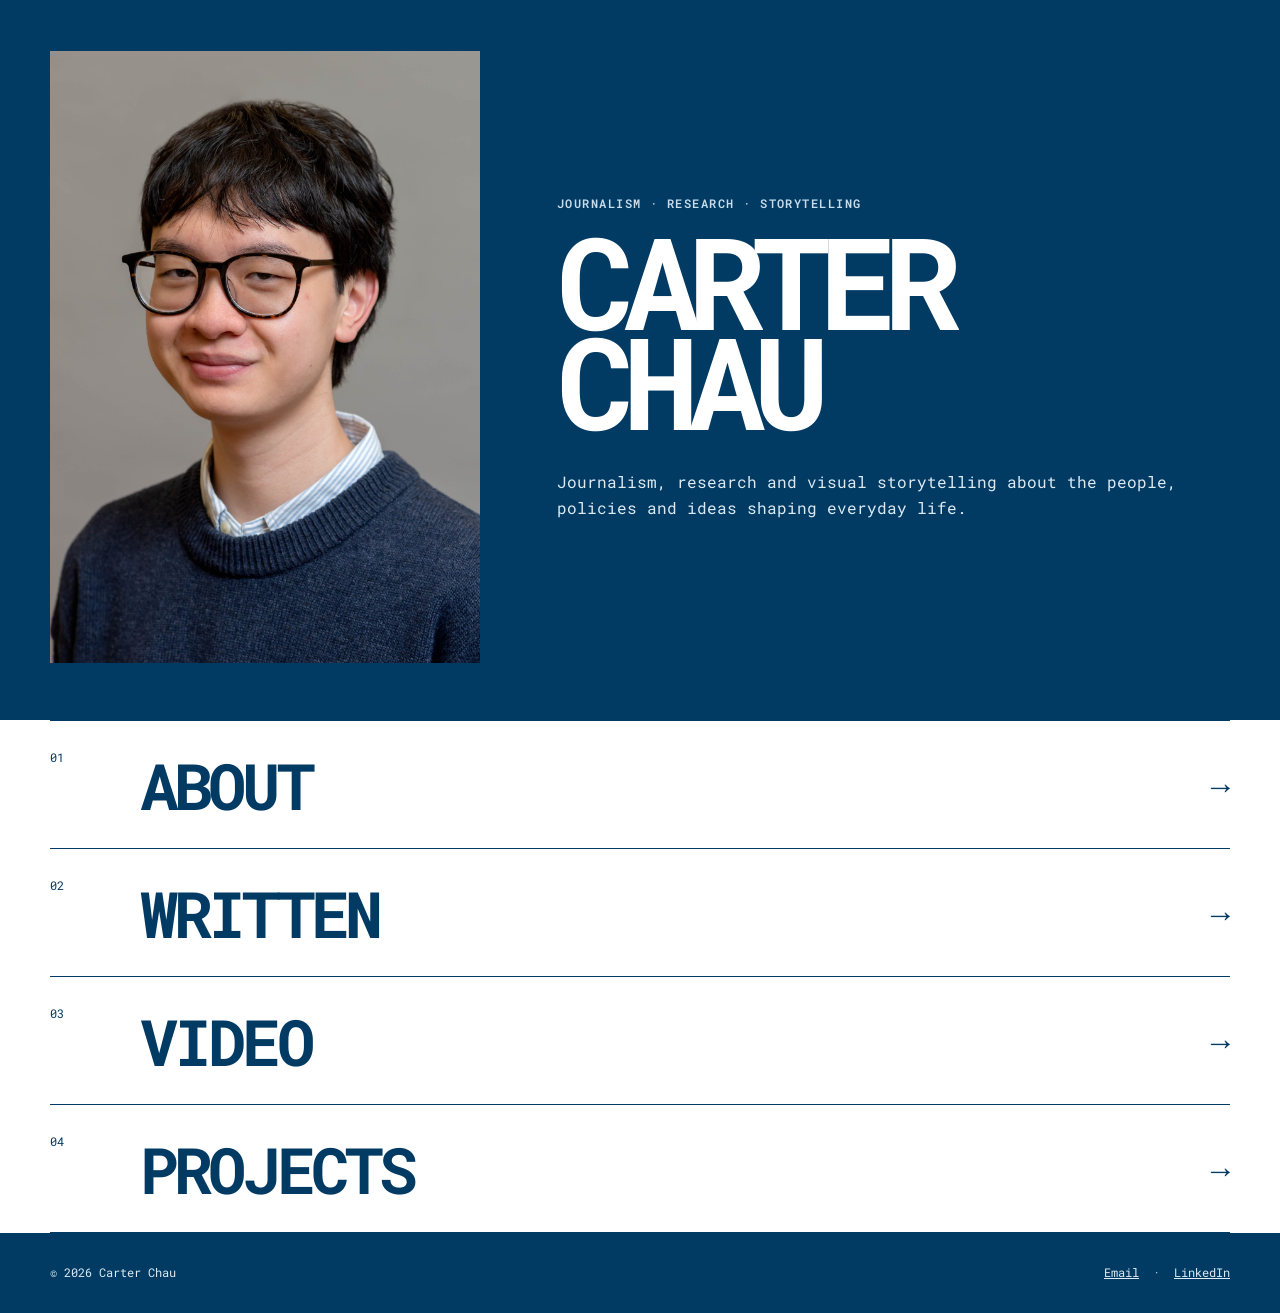
<file: index.html>
<!doctype html><html lang="en"><head><meta charset="utf-8"><meta name="viewport" content="width=device-width,initial-scale=1"><meta name="description" content="Carter Chau — journalism, research, video and visual storytelling."><title>Home | Carter Chau</title><link rel="preconnect" href="https://fonts.googleapis.com"><link rel="preconnect" href="https://fonts.gstatic.com" crossorigin><link href="https://fonts.googleapis.com/css2?family=Roboto+Mono:wght@400;500;600;700&display=swap" rel="stylesheet"><link rel="stylesheet" href="style.css"></head><body class="home-page"><main><section class="home-hero"><div class="wrap home-hero-grid"><div class="home-photo-wrap"><img class="home-headshot" src="assets/headshot.jpg" alt="Portrait of Carter Chau"></div><div class="home-name"><p class="home-kicker">JOURNALISM · RESEARCH · STORYTELLING</p><h1><span>CARTER</span><span>CHAU</span></h1><p class="home-intro">Journalism, research and visual storytelling about the people, policies and ideas shaping everyday life.</p></div></div></section><nav class="home-index" aria-label="Explore Carter Chau's portfolio"><div class="wrap"><a href="about.html"><span class="index-num">01</span><span class="index-title">ABOUT</span><span class="index-arrow">→</span></a><a href="written-work.html"><span class="index-num">02</span><span class="index-title">WRITTEN</span><span class="index-arrow">→</span></a><a href="video.html"><span class="index-num">03</span><span class="index-title">VIDEO</span><span class="index-arrow">→</span></a><a href="projects.html"><span class="index-num">04</span><span class="index-title">PROJECTS</span><span class="index-arrow">→</span></a></div></nav></main><footer class="site-footer home-footer"><div class="wrap footer-row"><span>© <span data-year></span> Carter Chau</span><span><a href="mailto:carterchau2028@u.northwestern.edu">Email</a> &nbsp;·&nbsp; <a href="https://www.linkedin.com/in/carter-chau-729b9a282" target="_blank" rel="noopener noreferrer">LinkedIn</a></span></div></footer><script src="script.js"></script></body></html>
</file>
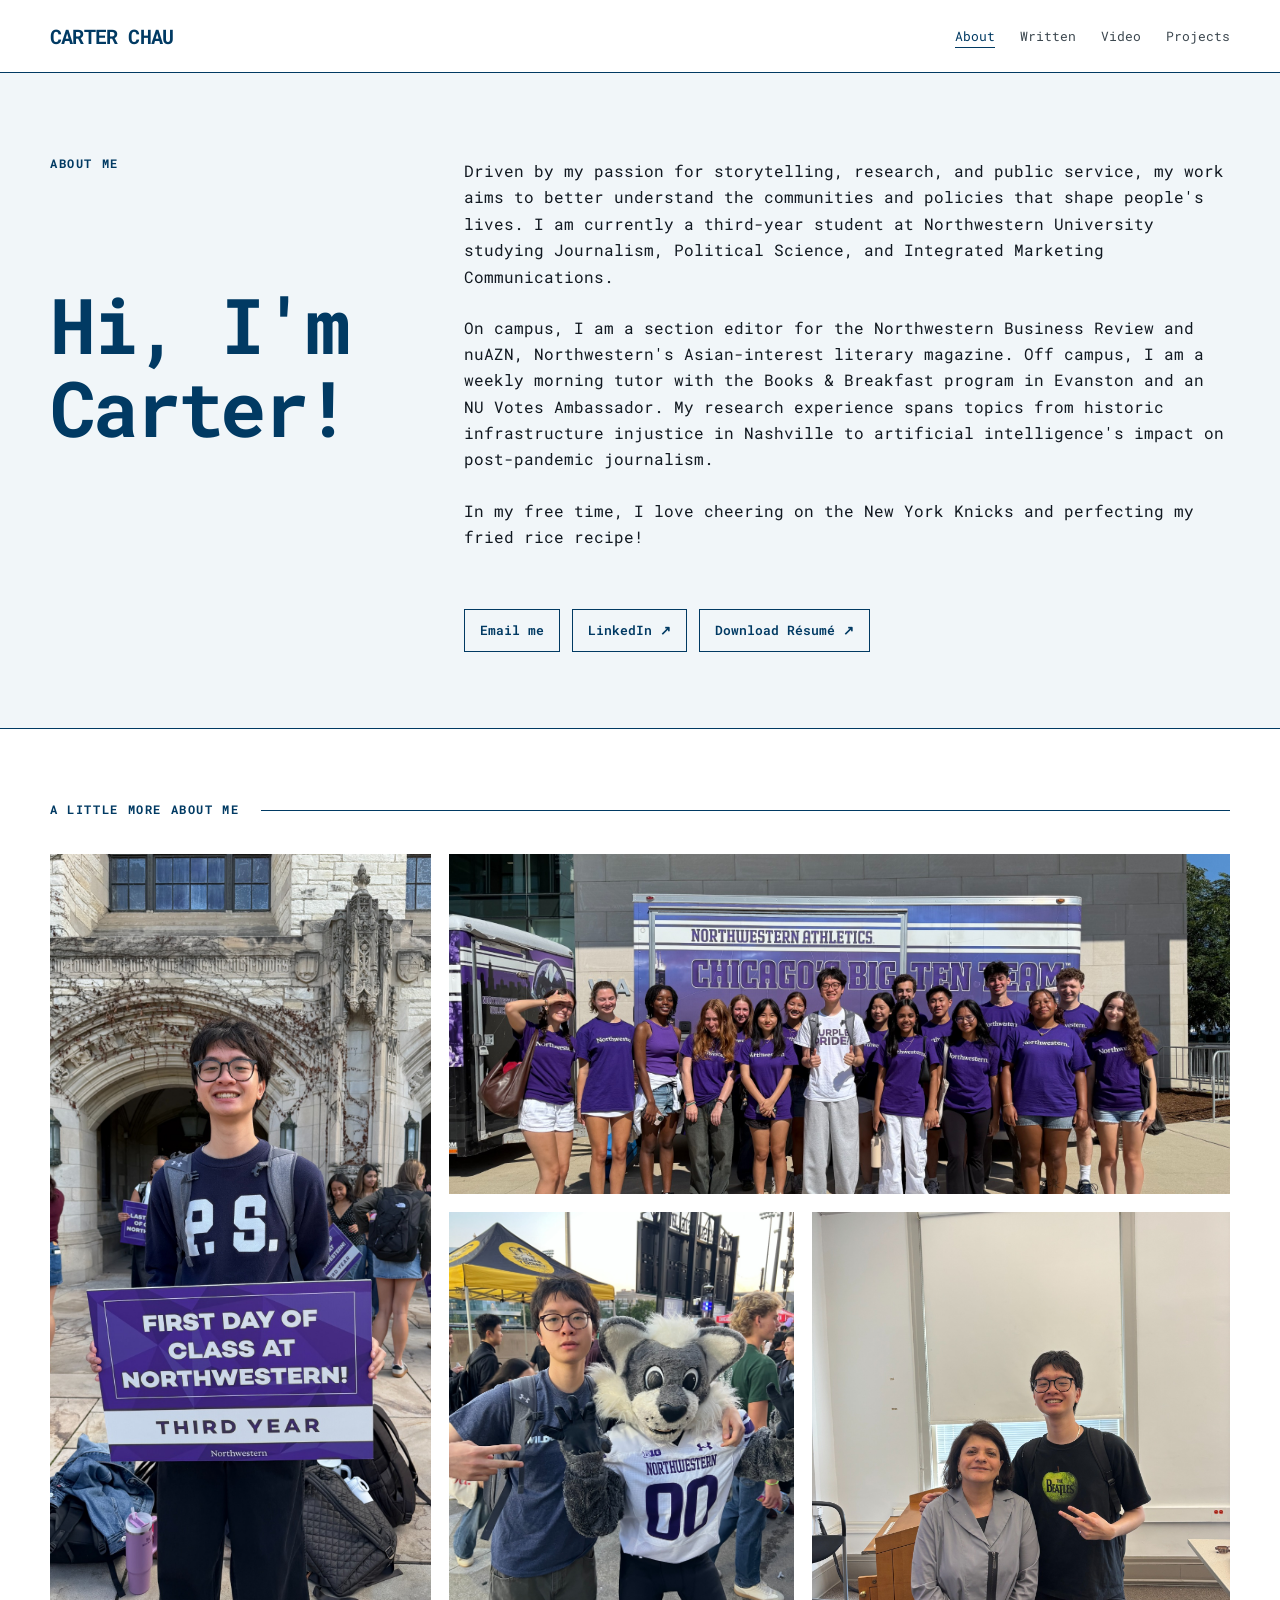
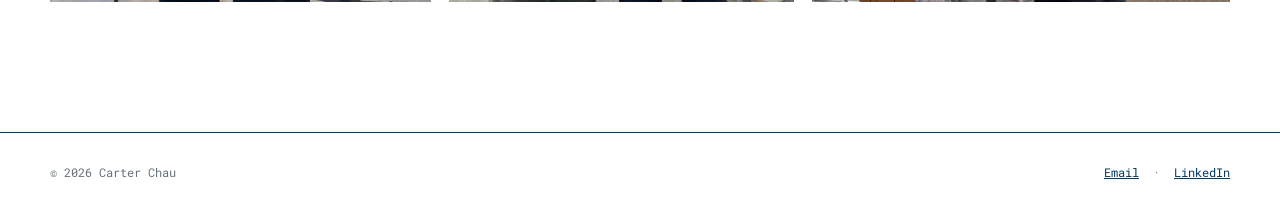
<file: about.html>
<!DOCTYPE html>
<html lang="en"><head><meta charset="utf-8"/><meta content="width=device-width,initial-scale=1" name="viewport"/><meta content="About Carter Chau — journalist, researcher and storyteller." name="description"/><title>About | Carter Chau</title><link href="https://fonts.googleapis.com" rel="preconnect"/><link crossorigin="" href="https://fonts.gstatic.com" rel="preconnect"/><link href="https://fonts.googleapis.com/css2?family=Roboto+Mono:wght@400;500;600;700&amp;display=swap" rel="stylesheet"/><link href="style.css" rel="stylesheet"/></head><body><header class="site-header"><div class="wrap nav"><a class="brand" href="index.html">CARTER CHAU</a><nav aria-label="Primary" class="nav-links"><a class="active" href="about.html">About</a><a href="written-work.html">Written</a><a href="video.html">Video</a><a href="projects.html">Projects</a></nav></div></header><main><section class="about-intro"><div class="wrap about-copy"><div class="eyebrow">About me</div><h1>Hi, I'm Carter!</h1><div class="prose"><p>Driven by my passion for storytelling, research, and public service, my work aims to better understand the communities and policies that shape people's lives. I am currently a third-year student at Northwestern University studying Journalism, Political Science, and Integrated Marketing Communications.</p><p>On campus, I am a section editor for the Northwestern Business Review and nuAZN, Northwestern's Asian-interest literary magazine. Off campus, I am a weekly morning tutor with the Books &amp; Breakfast program in Evanston and an NU Votes Ambassador. My research experience spans topics from historic infrastructure injustice in Nashville to artificial intelligence's impact on post-pandemic journalism.</p><p>In my free time, I love cheering on the New York Knicks and perfecting my fried rice recipe!</p></div><div class="contact-row"><a class="button" href="mailto:carterchau2028@u.northwestern.edu">Email me</a><a class="button" href="https://www.linkedin.com/in/carter-chau-729b9a282" rel="noopener noreferrer" target="_blank">LinkedIn ↗</a><a class="button" download="Carter_Chau_Resume.pdf" href="assets/Carter_Chau_Resume.pdf" rel="noopener noreferrer" target="_blank">Download Résumé ↗</a></div></div></section><section class="about-life"><div class="wrap"><div class="collage-heading"><span class="eyebrow">A little more about me</span><span class="collage-rule"></span></div><div class="photo-collage"><figure class="collage-photo collage-a"><img alt="Carter on his first day of third-year classes at Northwestern" src="assets/about-first-day.jpeg"/></figure><figure class="collage-photo collage-b"><img alt="Carter with a group of Northwestern students wearing purple" src="assets/about-purple-pride.jpeg"/></figure><figure class="collage-photo collage-c"><img alt="Carter with Northwestern mascot Willie the Wildcat" src="assets/about-willie.jpeg"/></figure><figure class="collage-photo collage-d"><img alt="Carter posing with a professor in a Northwestern classroom" src="assets/about-classroom.jpeg"/></figure></div></div></section></main><footer class="site-footer"><div class="wrap footer-row"><span>© <span data-year=""></span> Carter Chau</span><span><a href="mailto:carterchau2028@u.northwestern.edu">Email</a>  ·  <a href="https://www.linkedin.com/in/carter-chau-729b9a282" rel="noopener noreferrer" target="_blank">LinkedIn</a></span></div></footer><script src="script.js"></script></body></html>
</file>
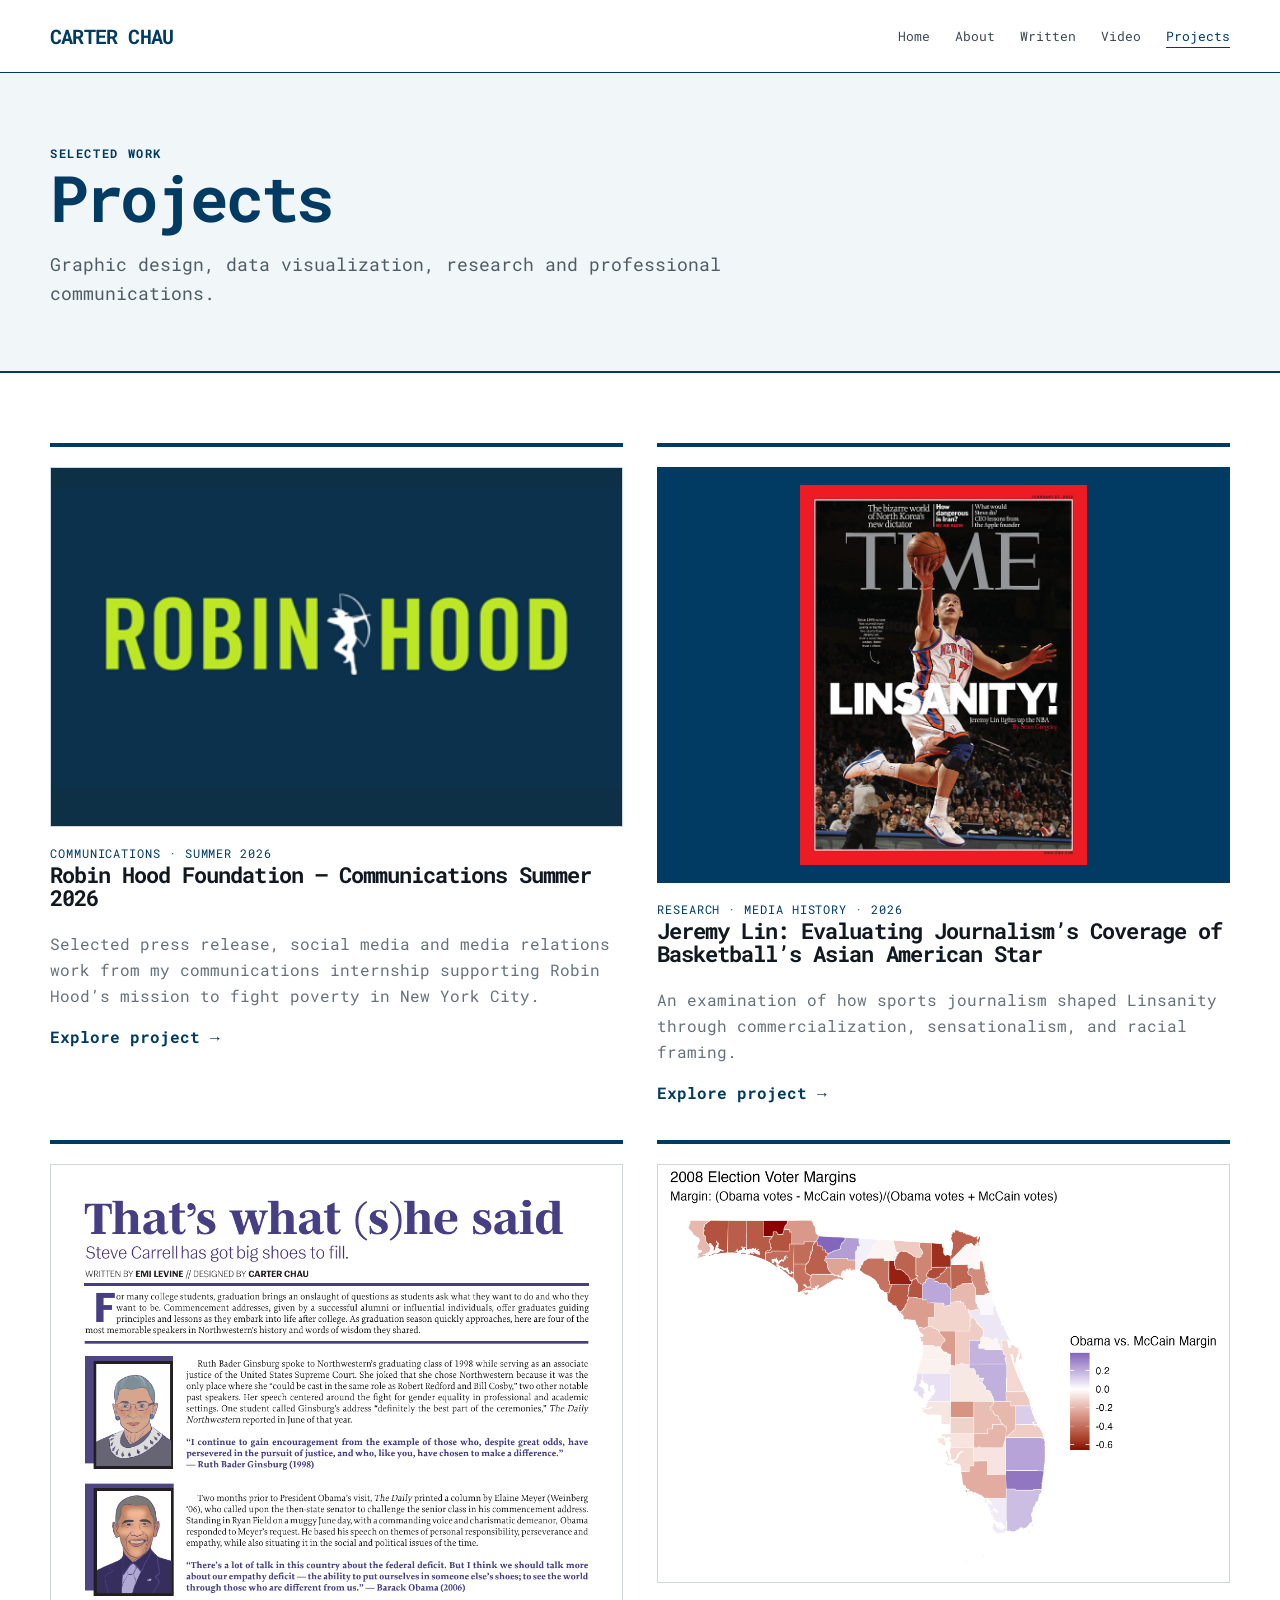
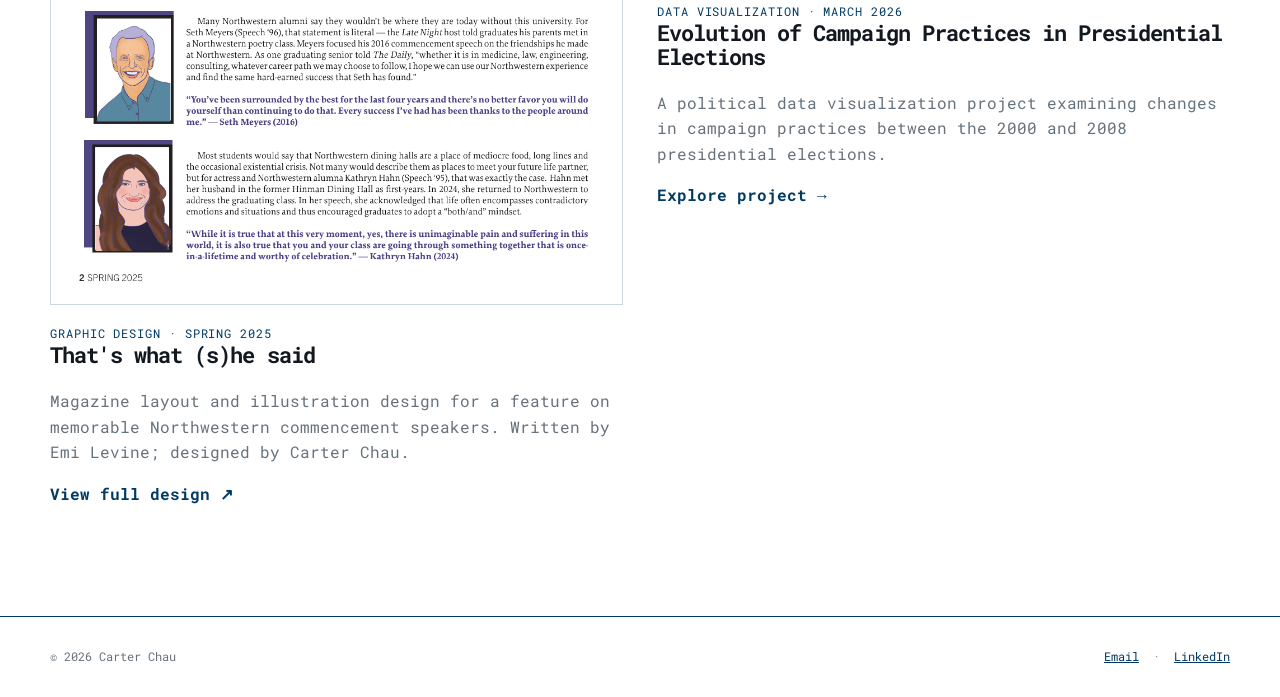
<file: projects.html>
<!DOCTYPE html>

<html lang="en"><head><meta charset="utf-8"/><meta content="width=device-width,initial-scale=1" name="viewport"/><meta content="Carter Chau — journalism, research, video and visual storytelling." name="description"/><title>Projects | Carter Chau</title><link href="https://fonts.googleapis.com" rel="preconnect"/><link crossorigin="" href="https://fonts.gstatic.com" rel="preconnect"/><link href="https://fonts.googleapis.com/css2?family=Roboto+Mono:wght@400;500;600;700&amp;display=swap" rel="stylesheet"/><link href="style.css" rel="stylesheet"/></head><body><header class="site-header"><div class="wrap nav"><a class="brand" href="index.html">CARTER CHAU</a><nav aria-label="Primary" class="nav-links"><a class="" href="index.html">Home</a><a class="" href="about.html">About</a><a class="" href="written-work.html">Written</a><a class="" href="video.html">Video</a><a class="active" href="projects.html">Projects</a></nav></div></header><main><section class="page-head"><div class="wrap"><div class="eyebrow">Selected work</div><h1>Projects</h1><p class="dek">Graphic design, data visualization, research and professional communications.</p></div></section><section class="section"><div class="wrap"><div class="grid2"><article class="project-card"><a class="rh-cover-link" href="projects/robin-hood.html"><img alt="Robin Hood Foundation wordmark on navy background" src="assets/robin-hood-official.png"/></a><div class="meta">Communications · Summer 2026</div><h3>Robin Hood Foundation — Communications Summer 2026</h3><p>Selected press release, social media and media relations work from my communications internship supporting Robin Hood’s mission to fight poverty in New York City.</p><a class="text-link" href="projects/robin-hood.html">Explore project →</a></article><article class="project-card"><a aria-label="Explore Jeremy Lin research project" class="lin-cover-link" href="projects/jeremy-lin.html"><img alt="TIME magazine February 27, 2012 cover featuring Jeremy Lin and the headline Linsanity!" src="assets/jeremy-lin-time-cover.jpg"/></a><div class="meta">Research · Media History · 2026</div><h3>Jeremy Lin: Evaluating Journalism’s Coverage of Basketball’s Asian American Star</h3><p>An examination of how sports journalism shaped Linsanity through commercialization, sensationalism, and racial framing.</p><a class="text-link" href="projects/jeremy-lin.html">Explore project →</a></article><article class="project-card"><a href="assets/magazine-illustration.pdf" target="_blank"><img alt="Magazine page designed by Carter Chau featuring four illustrated Northwestern commencement speakers" src="assets/magazine-design.png"/></a><div class="meta">Graphic Design · Spring 2025</div><h3>That's what (s)he said</h3><p>Magazine layout and illustration design for a feature on memorable Northwestern commencement speakers. Written by Emi Levine; designed by Carter Chau.</p><a class="text-link" href="assets/magazine-illustration.pdf" target="_blank">View full design ↗</a></article><article class="project-card"><a href="projects/data-visualization.html"><img alt="Florida county election margin data visualization" src="assets/florida-2008.png"/></a><div class="meta">Data Visualization · March 2026</div><h3>Evolution of Campaign Practices in Presidential Elections</h3><p>A political data visualization project examining changes in campaign practices between the 2000 and 2008 presidential elections.</p><a class="text-link" href="projects/data-visualization.html">Explore project →</a></article></div></div></section></main><footer class="site-footer"><div class="wrap footer-row"><span>© <span data-year=""></span> Carter Chau</span><span><a href="mailto:carterchau2028@u.northwestern.edu">Email</a>  ·  <a href="https://www.linkedin.com/in/carter-chau-729b9a282" rel="noopener noreferrer" target="_blank">LinkedIn</a></span></div></footer><script src="script.js"></script></body></html>
</file>
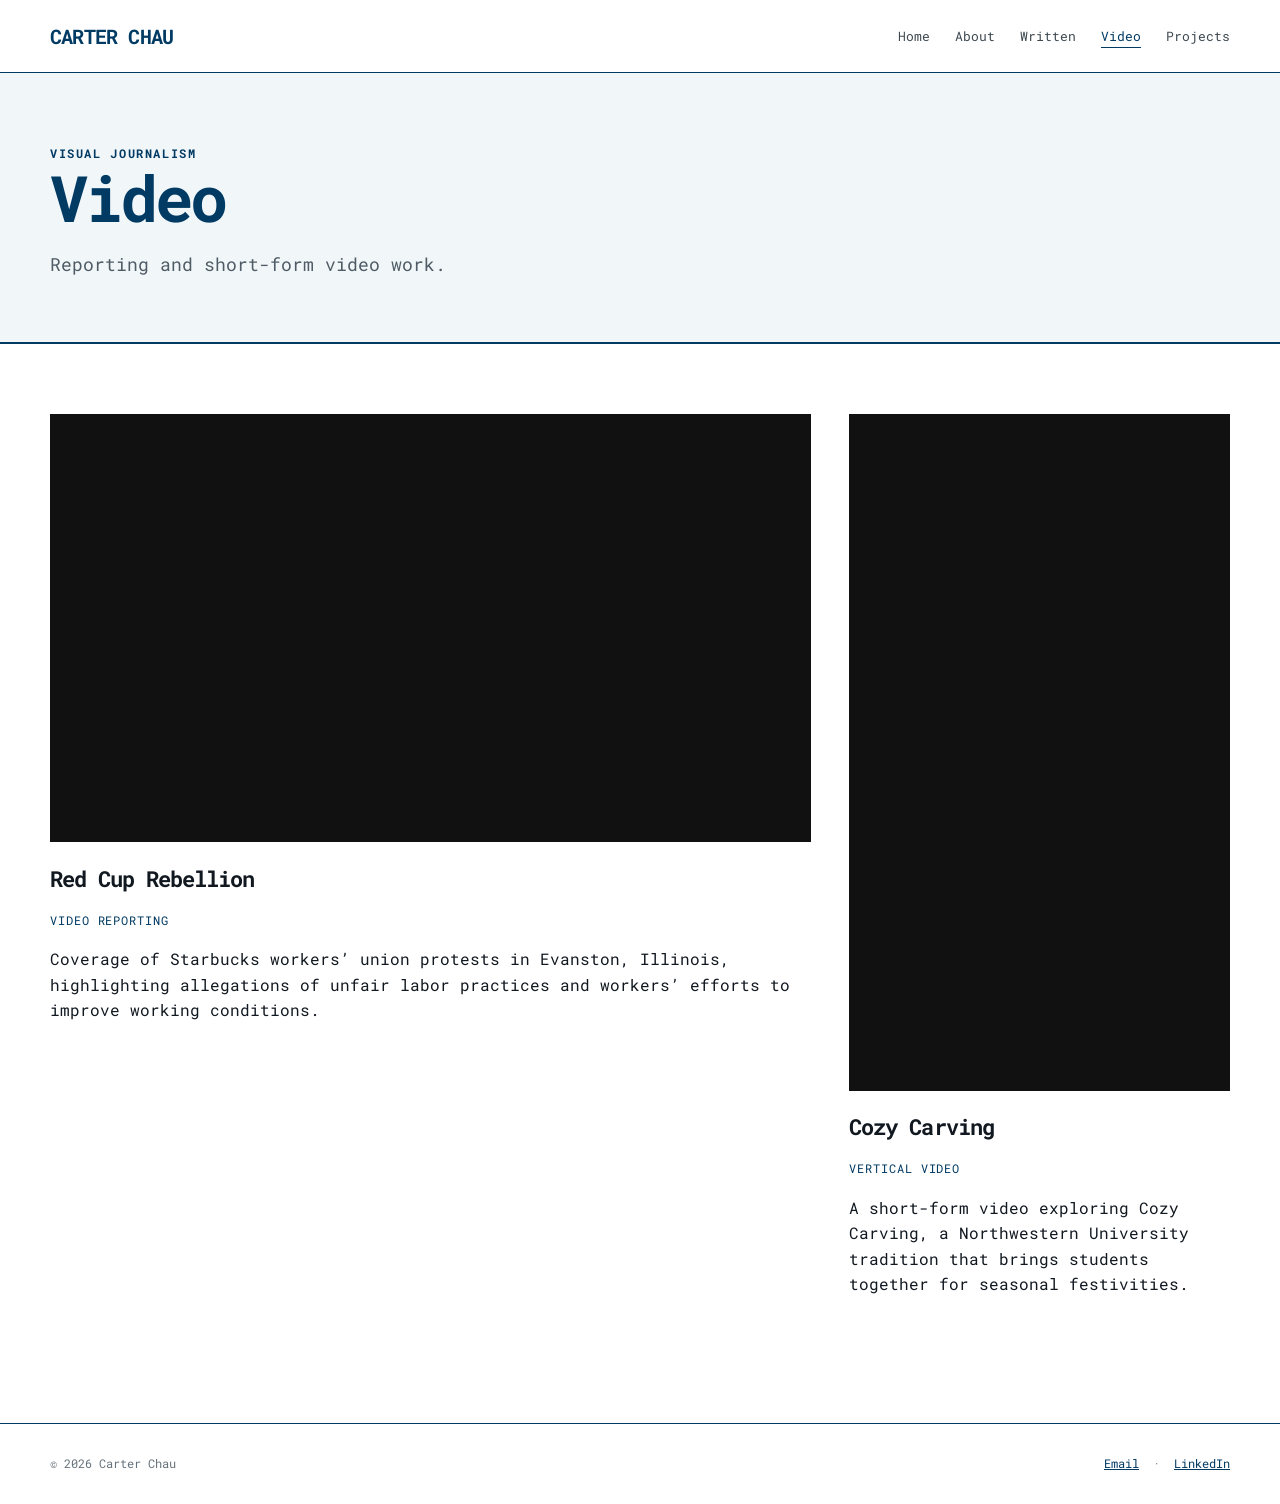
<file: video.html>
<!DOCTYPE html>
<html lang="en"><head><meta charset="utf-8"/><meta content="width=device-width,initial-scale=1" name="viewport"/><meta content="Carter Chau — journalism, research, video and visual storytelling." name="description"/><title>Video | Carter Chau</title><link href="https://fonts.googleapis.com" rel="preconnect"/><link crossorigin="" href="https://fonts.gstatic.com" rel="preconnect"/><link href="https://fonts.googleapis.com/css2?family=Roboto+Mono:wght@400;500;600;700&amp;display=swap" rel="stylesheet"/><link href="style.css" rel="stylesheet"/></head><body><header class="site-header"><div class="wrap nav"><a class="brand" href="index.html">CARTER CHAU</a><nav aria-label="Primary" class="nav-links"><a class="" href="index.html">Home</a><a class="" href="about.html">About</a><a class="" href="written-work.html">Written</a><a class="active" href="video.html">Video</a><a class="" href="projects.html">Projects</a></nav></div></header><main><section class="page-head"><div class="wrap"><div class="eyebrow">Visual journalism</div><h1>Video</h1><p class="dek">Reporting and short-form video work.</p></div></section><section class="section"><div class="wrap video-grid"><div><iframe allowfullscreen="" class="video-frame" src="https://www.youtube.com/embed/n_G59uj4gPI" title="Red Cup Rebellion — Starbucks union protest reporting in Evanston"></iframe><h3 style="margin-top:18px">Red Cup Rebellion</h3><p class="meta">VIDEO REPORTING</p><p>Coverage of Starbucks workers’ union protests in Evanston, Illinois, highlighting allegations of unfair labor practices and workers’ efforts to improve working conditions.</p></div><div><iframe allowfullscreen="" class="short-frame" src="https://www.youtube.com/embed/bpdnFWcRxS4" title="Cozy Carving — Northwestern tradition short-form video"></iframe><h3 style="margin-top:18px">Cozy Carving</h3><p class="meta">VERTICAL VIDEO</p><p>A short-form video exploring Cozy Carving, a Northwestern University tradition that brings students together for seasonal festivities.</p></div></div></section></main><footer class="site-footer"><div class="wrap footer-row"><span>© <span data-year=""></span> Carter Chau</span><span><a href="mailto:carterchau2028@u.northwestern.edu">Email</a>  ·  <a href="https://www.linkedin.com/in/carter-chau-729b9a282" rel="noopener noreferrer" target="_blank">LinkedIn</a></span></div></footer><script src="script.js"></script></body></html>
</file>
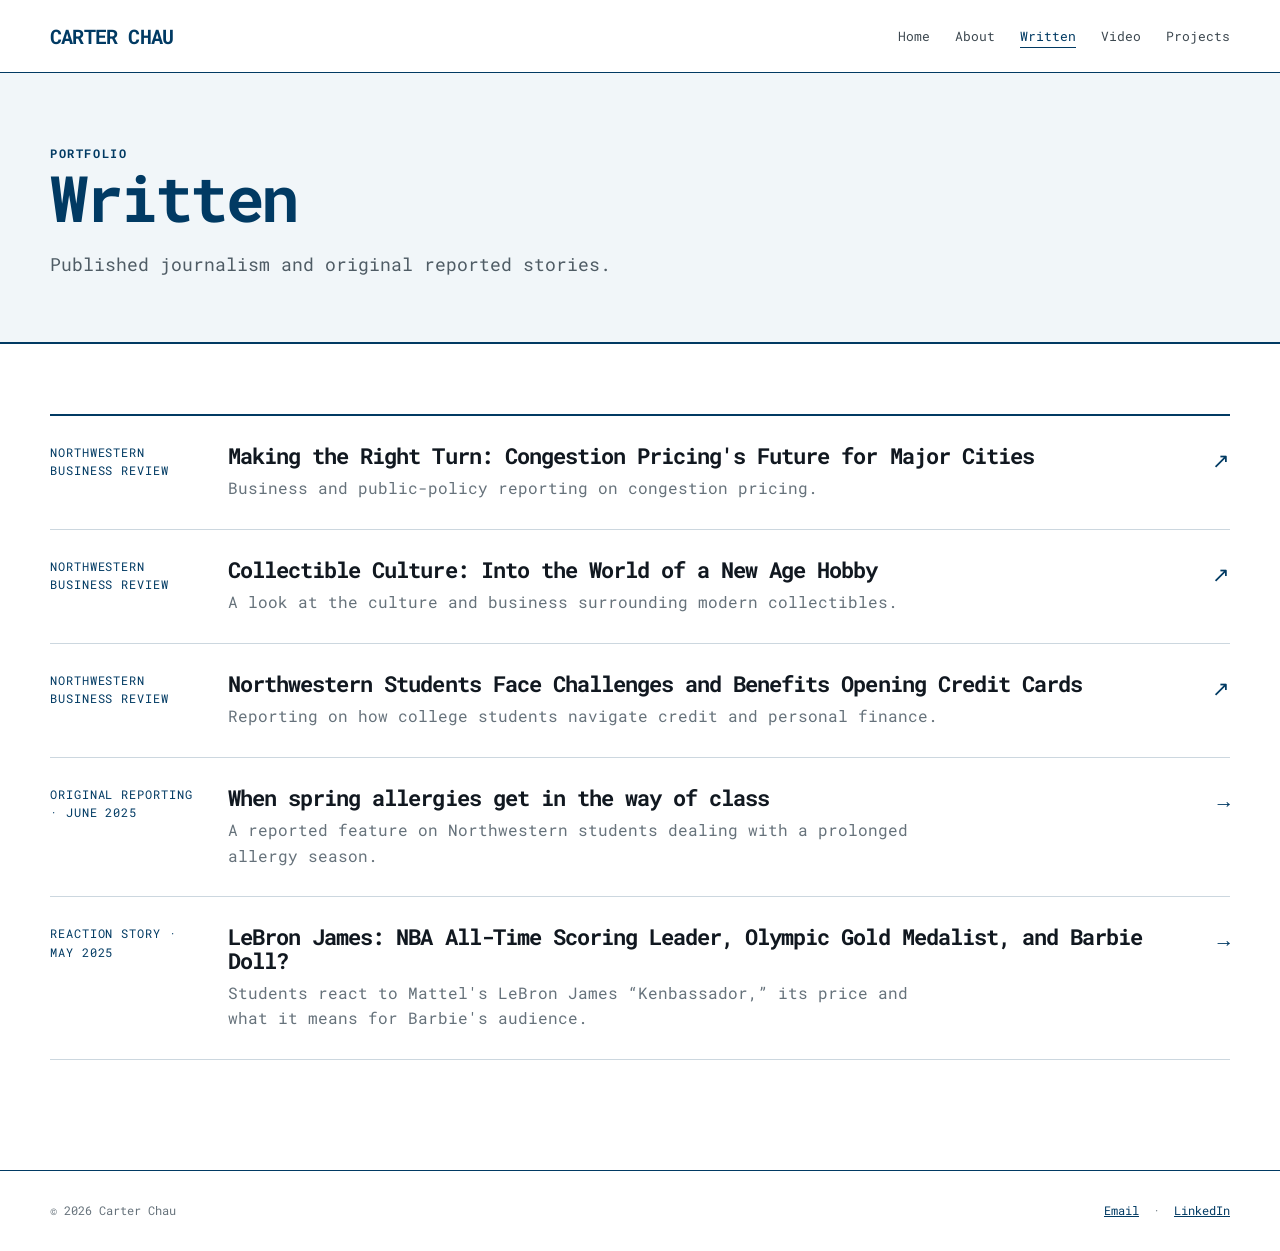
<file: written-work.html>
<!doctype html><html lang="en"><head><meta charset="utf-8"><meta name="viewport" content="width=device-width,initial-scale=1"><meta name="description" content="Carter Chau — journalism, research, video and visual storytelling."><title>Written | Carter Chau</title><link rel="preconnect" href="https://fonts.googleapis.com"><link rel="preconnect" href="https://fonts.gstatic.com" crossorigin><link href="https://fonts.googleapis.com/css2?family=Roboto+Mono:wght@400;500;600;700&display=swap" rel="stylesheet"><link rel="stylesheet" href="style.css"></head><body><header class="site-header"><div class="wrap nav"><a class="brand" href="index.html">CARTER CHAU</a><nav class="nav-links" aria-label="Primary"><a class="" href="index.html">Home</a><a class="" href="about.html">About</a><a class="active" href="written-work.html">Written</a><a class="" href="video.html">Video</a><a class="" href="projects.html">Projects</a></nav></div></header><main><section class="page-head"><div class="wrap"><div class="eyebrow">Portfolio</div><h1>Written</h1><p class="dek">Published journalism and original reported stories.</p></div></section><section class="section"><div class="wrap"><div class="work-list"><a class="work-item" href="https://northwesternbusinessreview.org/making-the-right-turn-congestion-pricings-future-for-major-cities-330014ec6ef8" target="_blank" rel="noopener noreferrer"><span class="meta">Northwestern Business Review</span><div><h3>Making the Right Turn: Congestion Pricing's Future for Major Cities</h3><p>Business and public-policy reporting on congestion pricing.</p></div><span class="arrow">↗</span></a><a class="work-item" href="https://northwesternbusinessreview.org/collectible-culture-into-the-world-of-a-new-age-hobby-9519552d72b1" target="_blank" rel="noopener noreferrer"><span class="meta">Northwestern Business Review</span><div><h3>Collectible Culture: Into the World of a New Age Hobby</h3><p>A look at the culture and business surrounding modern collectibles.</p></div><span class="arrow">↗</span></a><a class="work-item" href="https://northwesternbusinessreview.org/northwestern-students-face-challenges-and-benefits-opening-credit-cards-644f95cb4205" target="_blank" rel="noopener noreferrer"><span class="meta">Northwestern Business Review</span><div><h3>Northwestern Students Face Challenges and Benefits Opening Credit Cards</h3><p>Reporting on how college students navigate credit and personal finance.</p></div><span class="arrow">↗</span></a><a class="work-item" href="articles/spring-allergies.html"><span class="meta">Original reporting · June 2025</span><div><h3>When spring allergies get in the way of class</h3><p>A reported feature on Northwestern students dealing with a prolonged allergy season.</p></div><span class="arrow">→</span></a><a class="work-item" href="articles/lebron-barbie.html"><span class="meta">Reaction story · May 2025</span><div><h3>LeBron James: NBA All-Time Scoring Leader, Olympic Gold Medalist, and Barbie Doll?</h3><p>Students react to Mattel's LeBron James “Kenbassador,” its price and what it means for Barbie's audience.</p></div><span class="arrow">→</span></a></div></div></section></main><footer class="site-footer"><div class="wrap footer-row"><span>© <span data-year></span> Carter Chau</span><span><a href="mailto:carterchau2028@u.northwestern.edu">Email</a> &nbsp;·&nbsp; <a href="https://www.linkedin.com/in/carter-chau-729b9a282" target="_blank" rel="noopener noreferrer">LinkedIn</a></span></div></footer><script src="script.js"></script></body></html>
</file>
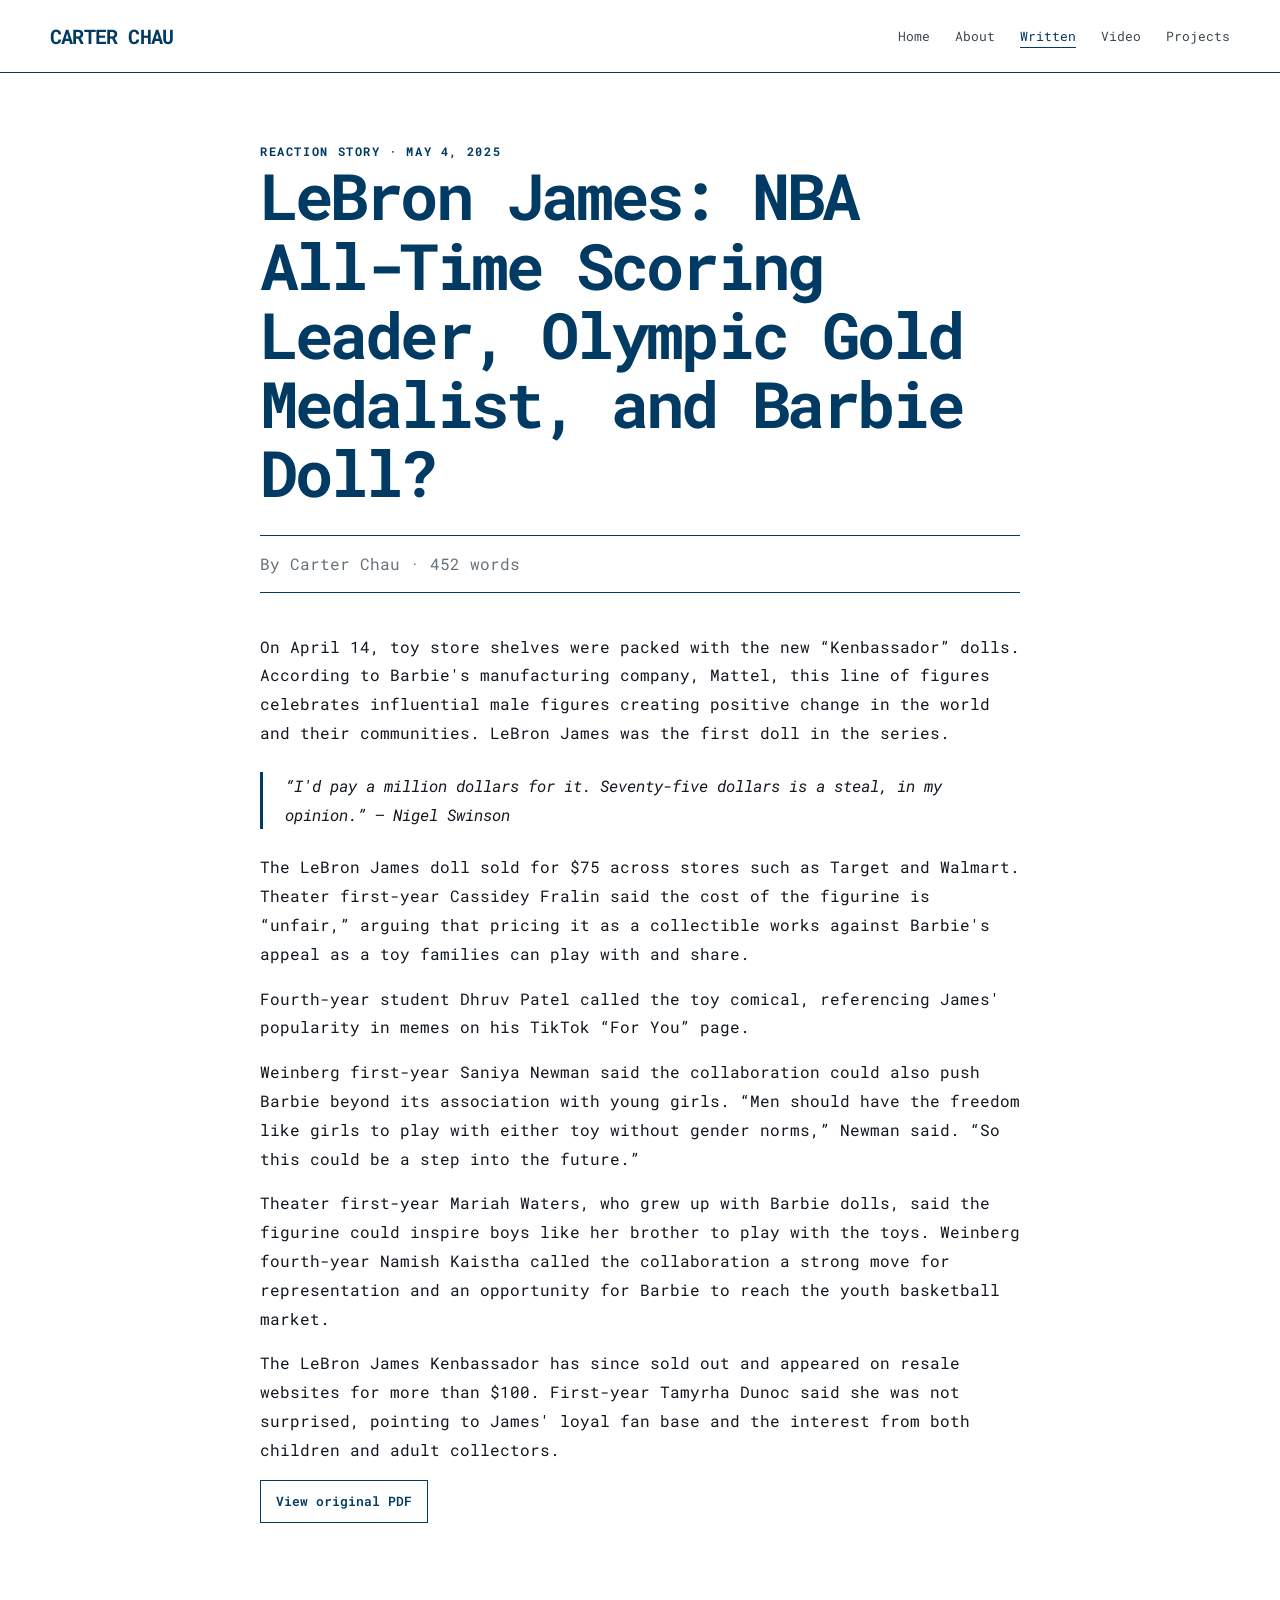
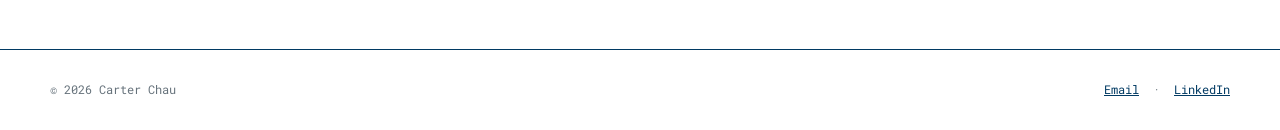
<file: articles/lebron-barbie.html>
<!doctype html><html lang="en"><head><meta charset="utf-8"><meta name="viewport" content="width=device-width,initial-scale=1"><meta name="description" content="Carter Chau — journalism, research, video and visual storytelling."><title>LeBron James Barbie | Carter Chau</title><link rel="preconnect" href="https://fonts.googleapis.com"><link rel="preconnect" href="https://fonts.gstatic.com" crossorigin><link href="https://fonts.googleapis.com/css2?family=Roboto+Mono:wght@400;500;600;700&display=swap" rel="stylesheet"><link rel="stylesheet" href="../style.css"></head><body><header class="site-header"><div class="wrap nav"><a class="brand" href="../index.html">CARTER CHAU</a><nav class="nav-links" aria-label="Primary"><a class="" href="../index.html">Home</a><a class="" href="../about.html">About</a><a class="active" href="../written-work.html">Written</a><a class="" href="../video.html">Video</a><a class="" href="../projects.html">Projects</a></nav></div></header><main><article class="article"><div class="eyebrow">Reaction Story · May 4, 2025</div><h1>LeBron James: NBA All-Time Scoring Leader, Olympic Gold Medalist, and Barbie Doll?</h1><div class="byline">By Carter Chau · 452 words</div><div class="article-body"><p>On April 14, toy store shelves were packed with the new “Kenbassador” dolls. According to Barbie's manufacturing company, Mattel, this line of figures celebrates influential male figures creating positive change in the world and their communities. LeBron James was the first doll in the series.</p><blockquote>“I'd pay a million dollars for it. Seventy-five dollars is a steal, in my opinion.” — Nigel Swinson</blockquote><p>The LeBron James doll sold for $75 across stores such as Target and Walmart. Theater first-year Cassidey Fralin said the cost of the figurine is “unfair,” arguing that pricing it as a collectible works against Barbie's appeal as a toy families can play with and share.</p><p>Fourth-year student Dhruv Patel called the toy comical, referencing James' popularity in memes on his TikTok “For You” page.</p><p>Weinberg first-year Saniya Newman said the collaboration could also push Barbie beyond its association with young girls. “Men should have the freedom like girls to play with either toy without gender norms,” Newman said. “So this could be a step into the future.”</p><p>Theater first-year Mariah Waters, who grew up with Barbie dolls, said the figurine could inspire boys like her brother to play with the toys. Weinberg fourth-year Namish Kaistha called the collaboration a strong move for representation and an opportunity for Barbie to reach the youth basketball market.</p><p>The LeBron James Kenbassador has since sold out and appeared on resale websites for more than $100. First-year Tamyrha Dunoc said she was not surprised, pointing to James' loyal fan base and the interest from both children and adult collectors.</p></div><p><a class="button" href="../assets/lebron-barbie-original.pdf" target="_blank">View original PDF</a></p></article></main><footer class="site-footer"><div class="wrap footer-row"><span>© <span data-year></span> Carter Chau</span><span><a href="mailto:carterchau2028@u.northwestern.edu">Email</a> &nbsp;·&nbsp; <a href="https://www.linkedin.com/in/carter-chau-729b9a282" target="_blank" rel="noopener noreferrer">LinkedIn</a></span></div></footer><script src="../script.js"></script></body></html>
</file>
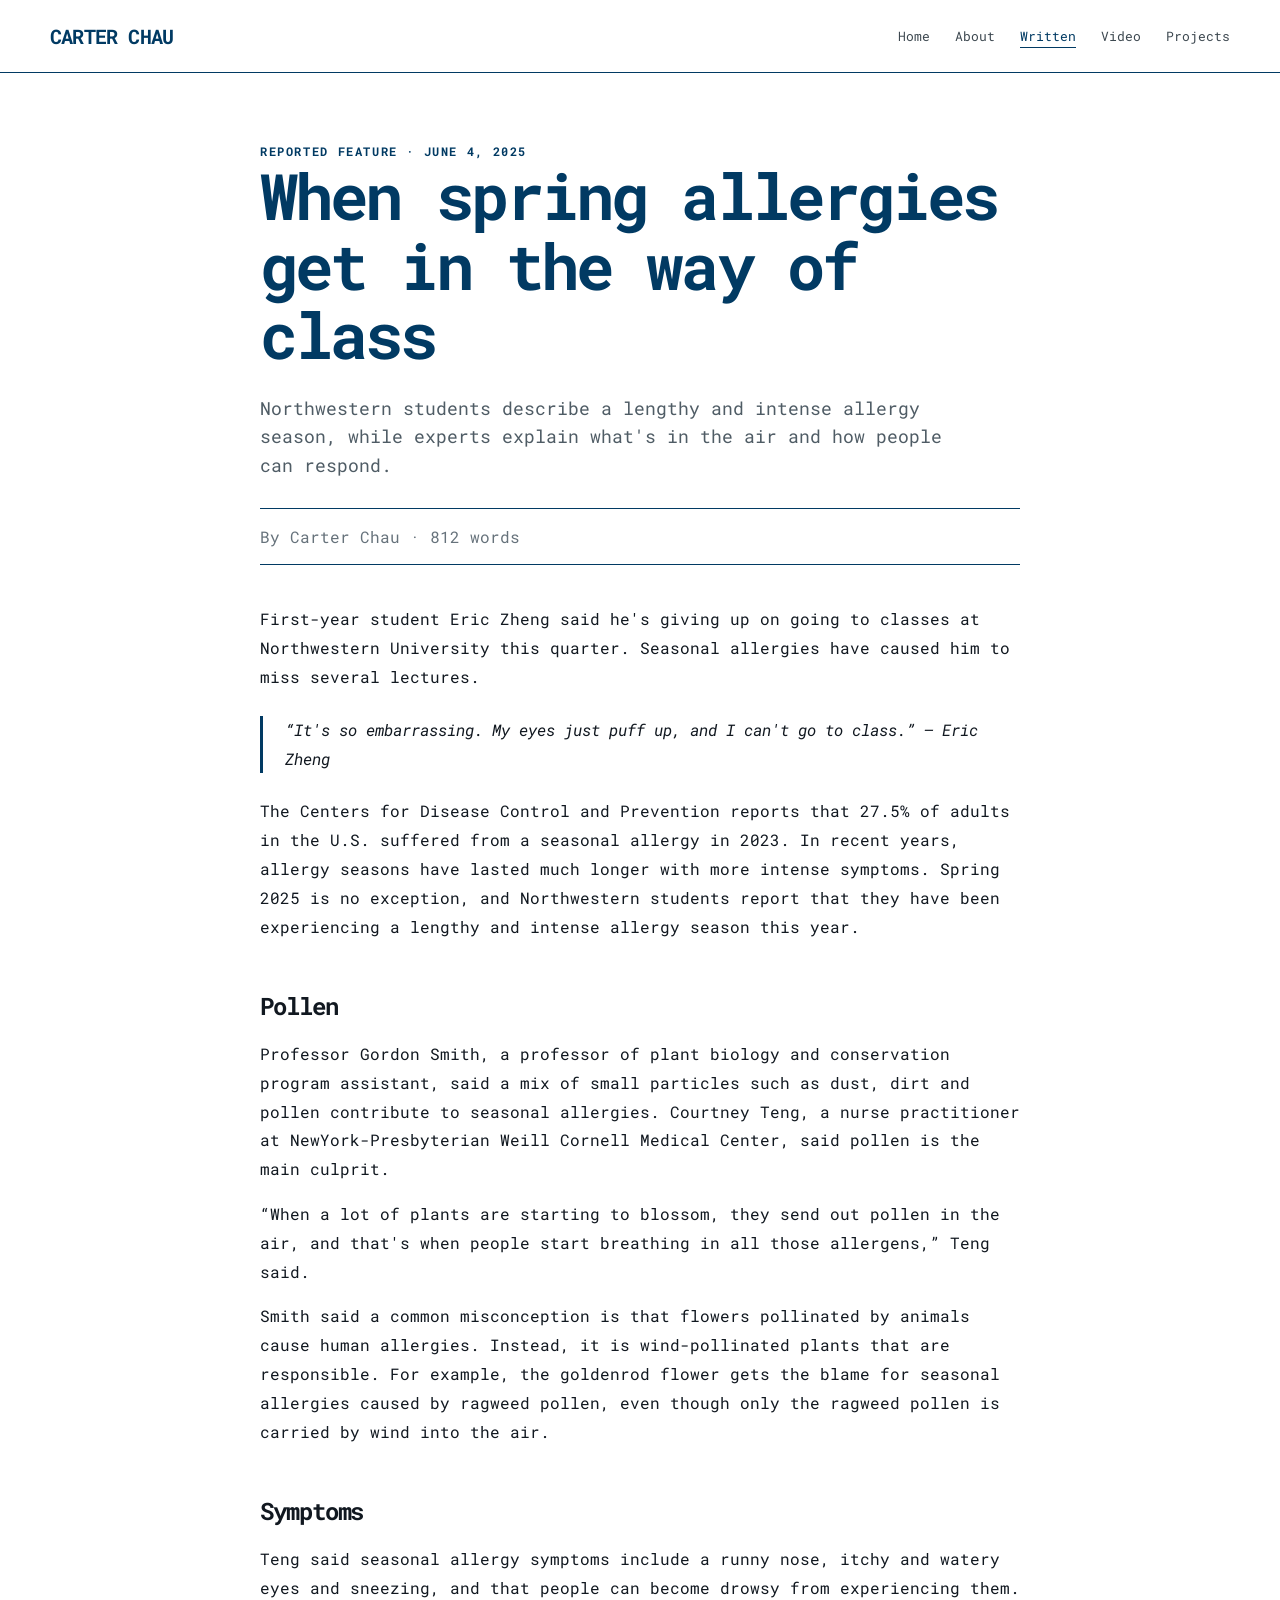
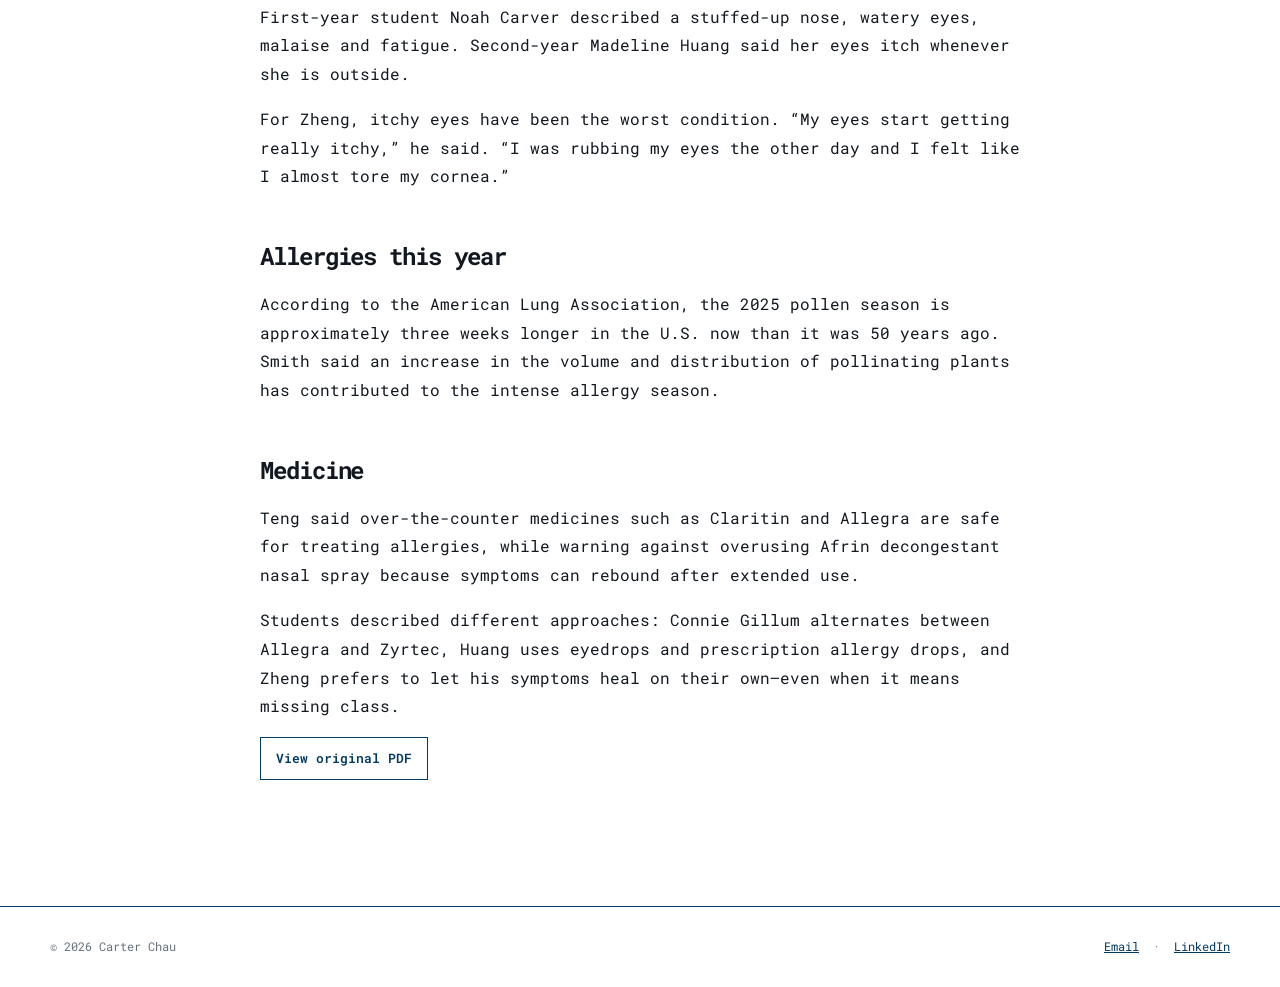
<file: articles/spring-allergies.html>
<!doctype html><html lang="en"><head><meta charset="utf-8"><meta name="viewport" content="width=device-width,initial-scale=1"><meta name="description" content="Carter Chau — journalism, research, video and visual storytelling."><title>Spring Allergies at Northwestern | Carter Chau</title><link rel="preconnect" href="https://fonts.googleapis.com"><link rel="preconnect" href="https://fonts.gstatic.com" crossorigin><link href="https://fonts.googleapis.com/css2?family=Roboto+Mono:wght@400;500;600;700&display=swap" rel="stylesheet"><link rel="stylesheet" href="../style.css"></head><body><header class="site-header"><div class="wrap nav"><a class="brand" href="../index.html">CARTER CHAU</a><nav class="nav-links" aria-label="Primary"><a class="" href="../index.html">Home</a><a class="" href="../about.html">About</a><a class="active" href="../written-work.html">Written</a><a class="" href="../video.html">Video</a><a class="" href="../projects.html">Projects</a></nav></div></header><main><article class="article"><div class="eyebrow">Reported Feature · June 4, 2025</div><h1>When spring allergies get in the way of class</h1><p class="dek">Northwestern students describe a lengthy and intense allergy season, while experts explain what's in the air and how people can respond.</p><div class="byline">By Carter Chau · 812 words</div><div class="article-body"><p>First-year student Eric Zheng said he's giving up on going to classes at Northwestern University this quarter. Seasonal allergies have caused him to miss several lectures.</p><blockquote>“It's so embarrassing. My eyes just puff up, and I can't go to class.” — Eric Zheng</blockquote><p>The Centers for Disease Control and Prevention reports that 27.5% of adults in the U.S. suffered from a seasonal allergy in 2023. In recent years, allergy seasons have lasted much longer with more intense symptoms. Spring 2025 is no exception, and Northwestern students report that they have been experiencing a lengthy and intense allergy season this year.</p><h2>Pollen</h2><p>Professor Gordon Smith, a professor of plant biology and conservation program assistant, said a mix of small particles such as dust, dirt and pollen contribute to seasonal allergies. Courtney Teng, a nurse practitioner at NewYork-Presbyterian Weill Cornell Medical Center, said pollen is the main culprit.</p><p>“When a lot of plants are starting to blossom, they send out pollen in the air, and that's when people start breathing in all those allergens,” Teng said.</p><p>Smith said a common misconception is that flowers pollinated by animals cause human allergies. Instead, it is wind-pollinated plants that are responsible. For example, the goldenrod flower gets the blame for seasonal allergies caused by ragweed pollen, even though only the ragweed pollen is carried by wind into the air.</p><h2>Symptoms</h2><p>Teng said seasonal allergy symptoms include a runny nose, itchy and watery eyes and sneezing, and that people can become drowsy from experiencing them. First-year student Noah Carver described a stuffed-up nose, watery eyes, malaise and fatigue. Second-year Madeline Huang said her eyes itch whenever she is outside.</p><p>For Zheng, itchy eyes have been the worst condition. “My eyes start getting really itchy,” he said. “I was rubbing my eyes the other day and I felt like I almost tore my cornea.”</p><h2>Allergies this year</h2><p>According to the American Lung Association, the 2025 pollen season is approximately three weeks longer in the U.S. now than it was 50 years ago. Smith said an increase in the volume and distribution of pollinating plants has contributed to the intense allergy season.</p><h2>Medicine</h2><p>Teng said over-the-counter medicines such as Claritin and Allegra are safe for treating allergies, while warning against overusing Afrin decongestant nasal spray because symptoms can rebound after extended use.</p><p>Students described different approaches: Connie Gillum alternates between Allegra and Zyrtec, Huang uses eyedrops and prescription allergy drops, and Zheng prefers to let his symptoms heal on their own—even when it means missing class.</p></div><p><a class="button" href="../assets/spring-allergies-original.pdf" target="_blank">View original PDF</a></p></article></main><footer class="site-footer"><div class="wrap footer-row"><span>© <span data-year></span> Carter Chau</span><span><a href="mailto:carterchau2028@u.northwestern.edu">Email</a> &nbsp;·&nbsp; <a href="https://www.linkedin.com/in/carter-chau-729b9a282" target="_blank" rel="noopener noreferrer">LinkedIn</a></span></div></footer><script src="../script.js"></script></body></html>
</file>
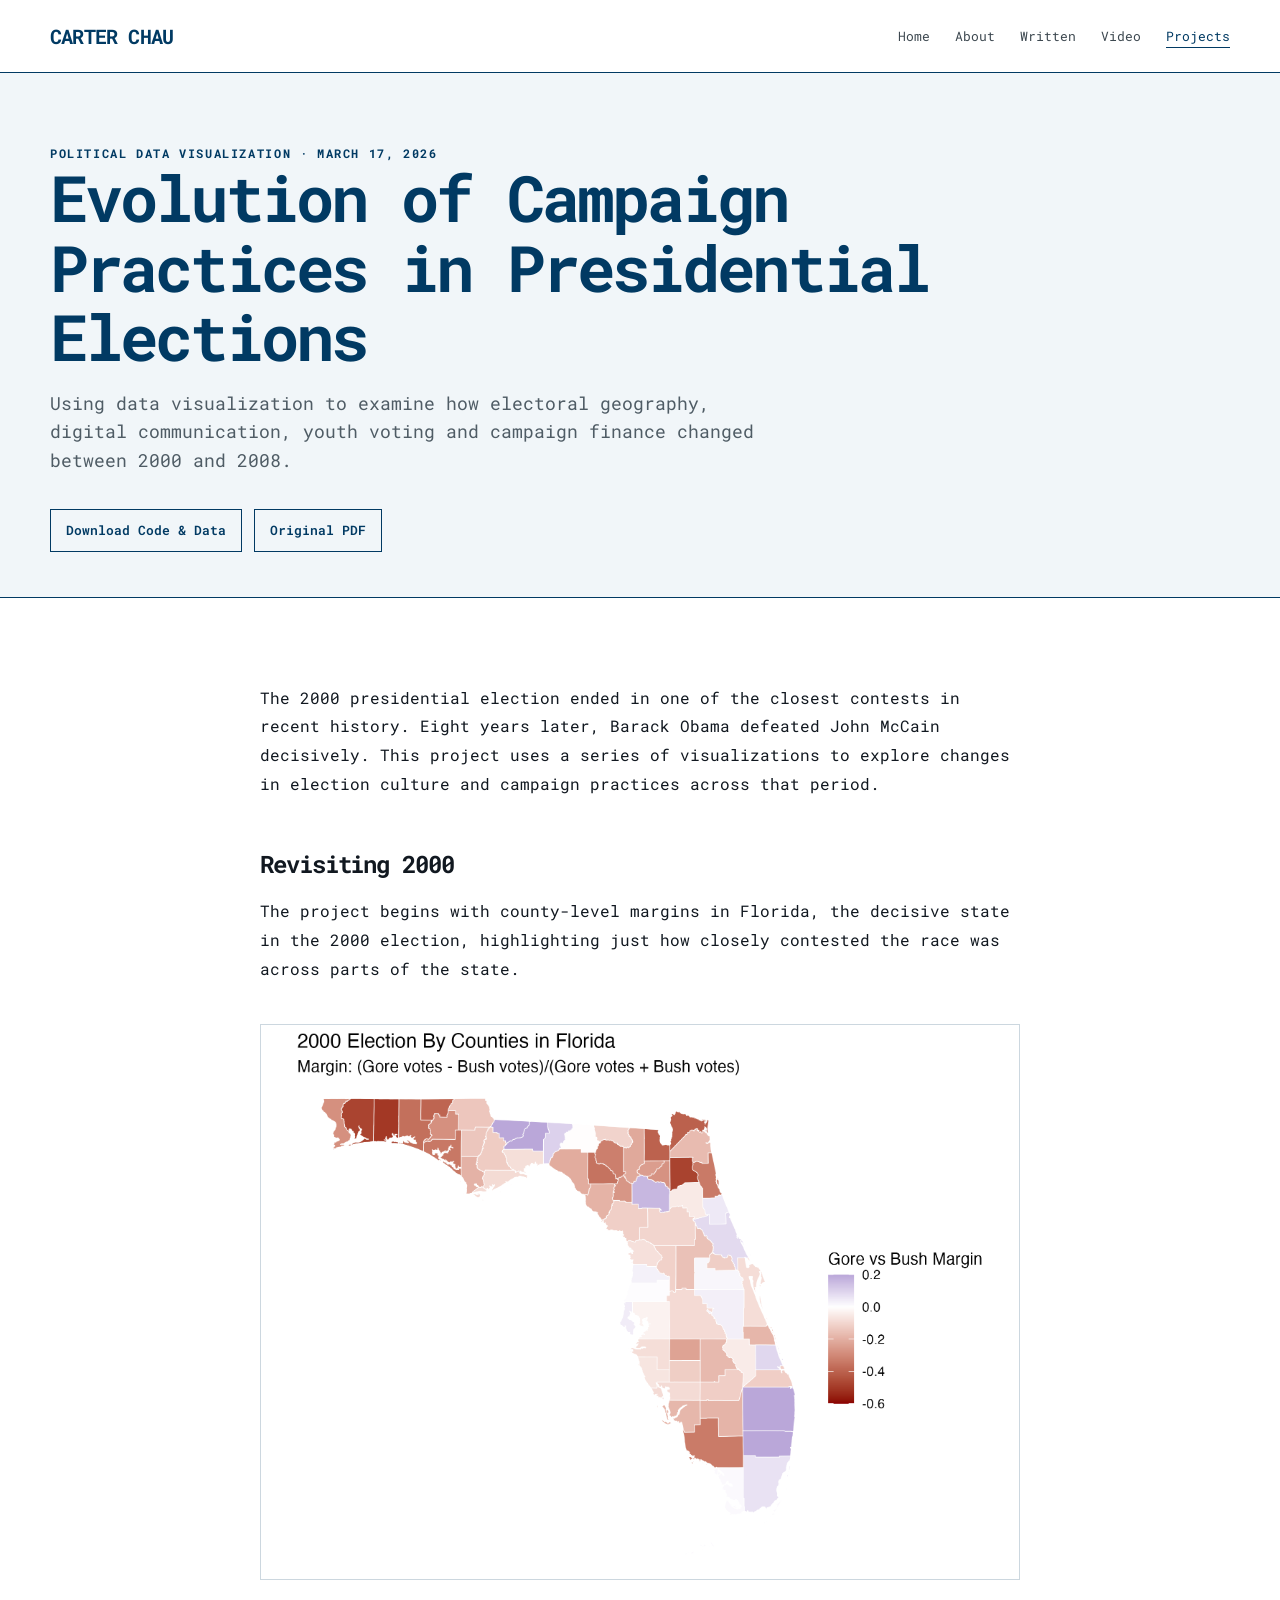
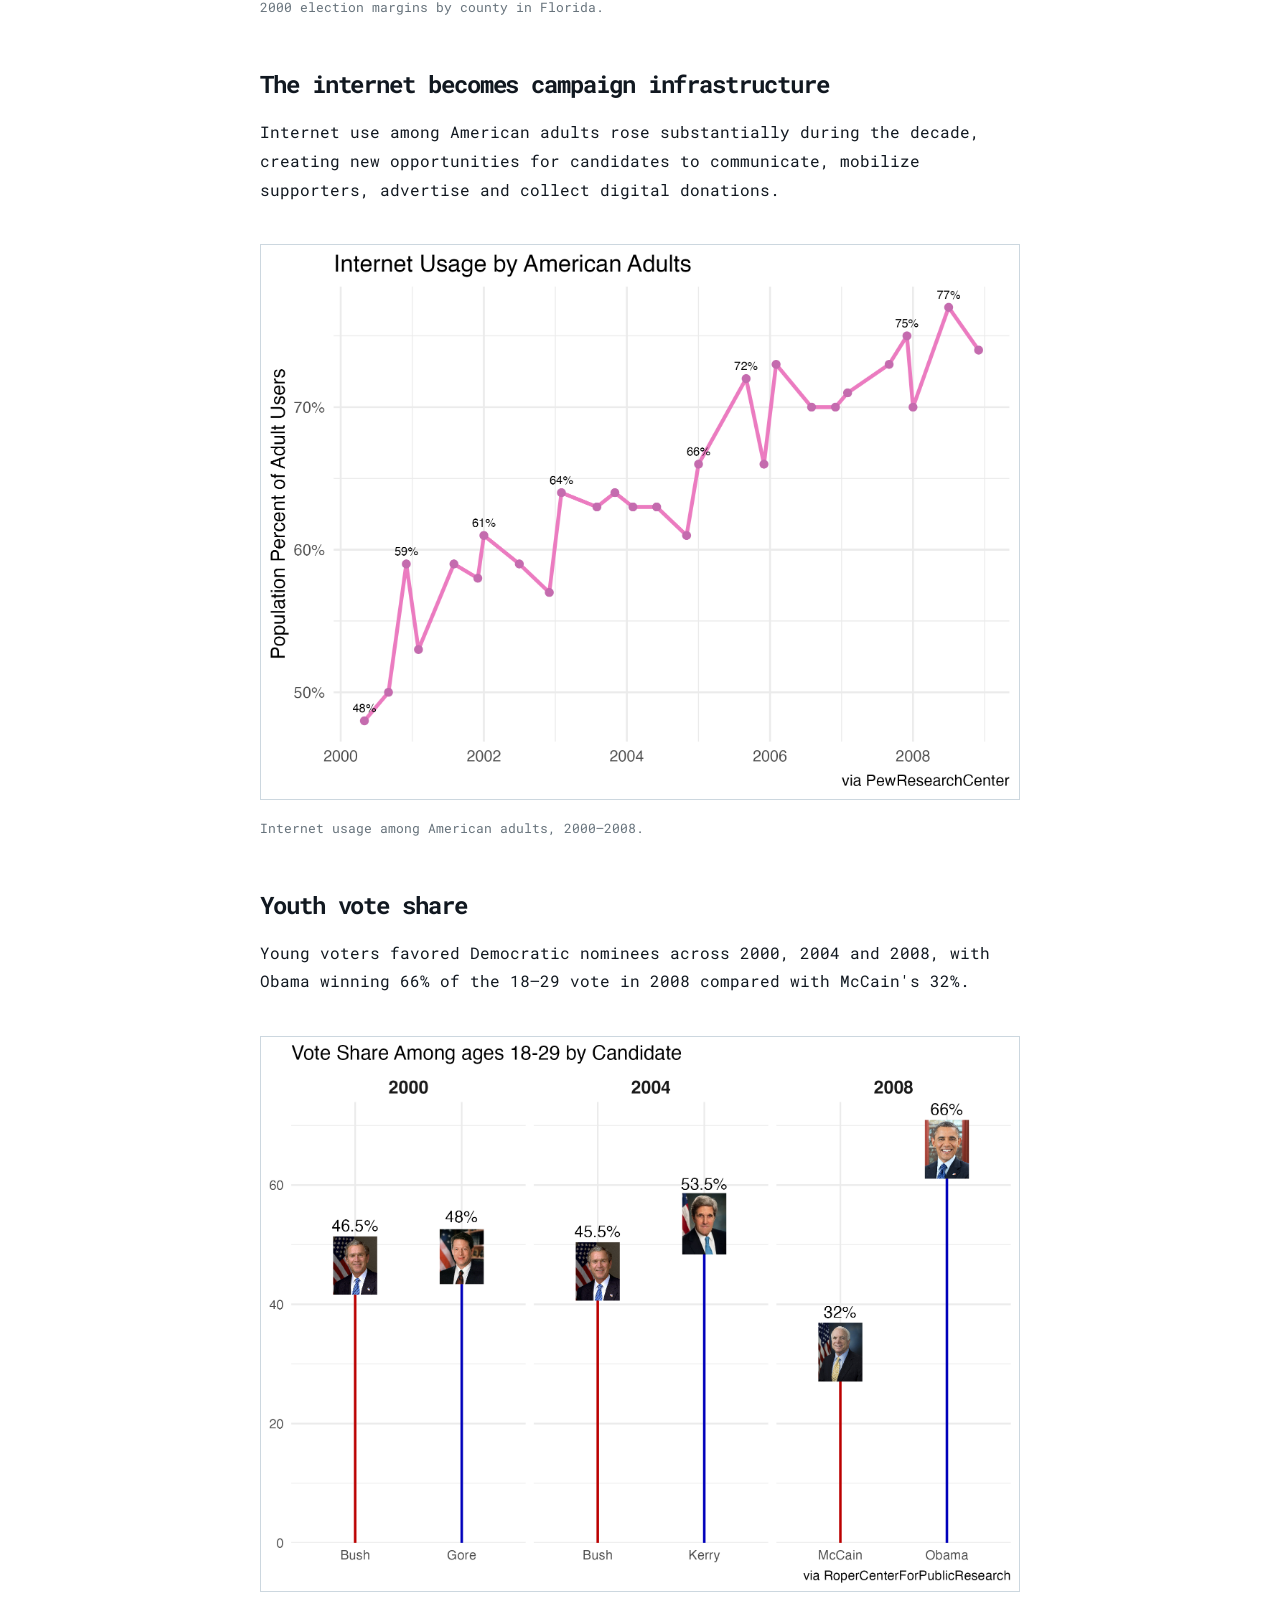
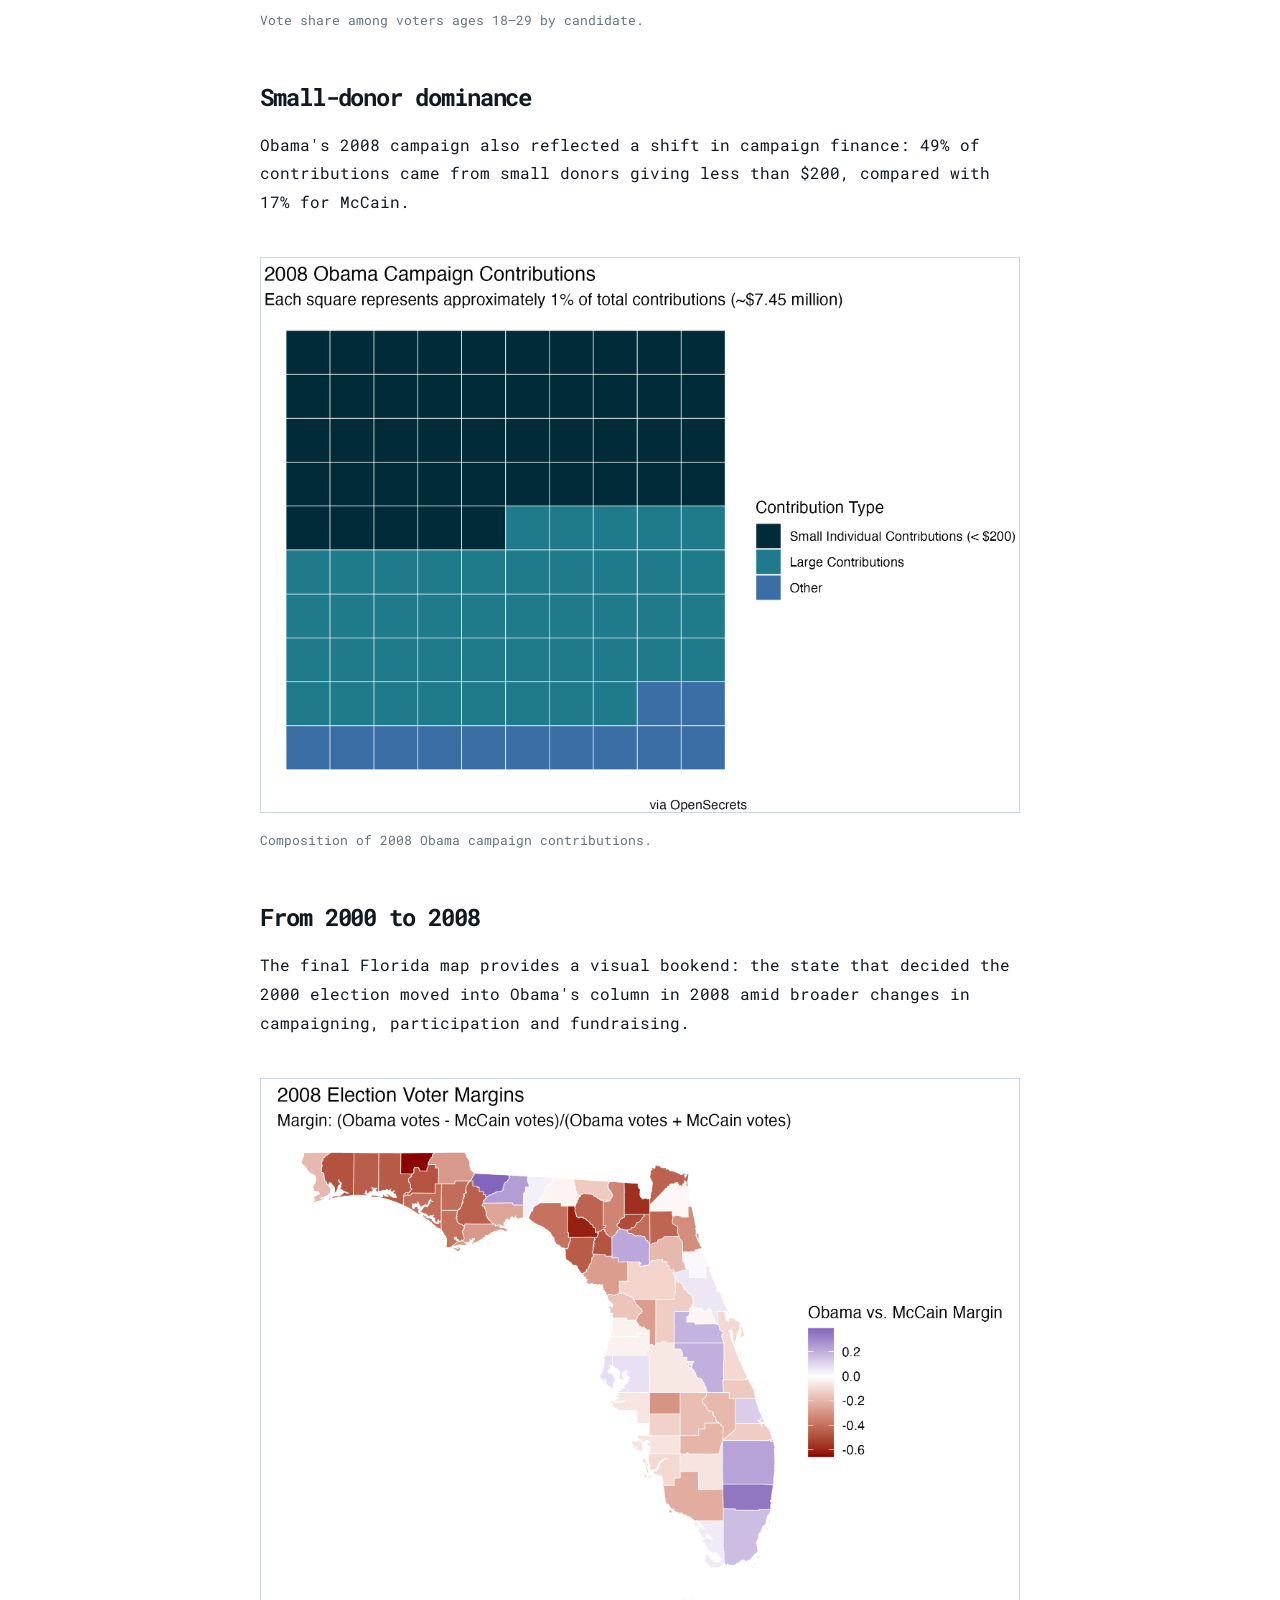
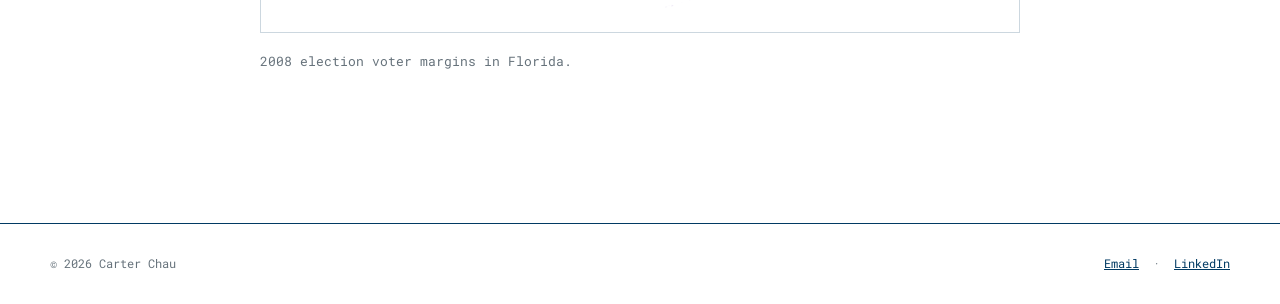
<file: projects/data-visualization.html>
<!doctype html><html lang="en"><head><meta charset="utf-8"><meta name="viewport" content="width=device-width,initial-scale=1"><meta name="description" content="Carter Chau — journalism, research, video and visual storytelling."><title>Election Campaign Data Visualization | Carter Chau</title><link rel="preconnect" href="https://fonts.googleapis.com"><link rel="preconnect" href="https://fonts.gstatic.com" crossorigin><link href="https://fonts.googleapis.com/css2?family=Roboto+Mono:wght@400;500;600;700&display=swap" rel="stylesheet"><link rel="stylesheet" href="../style.css"></head><body><header class="site-header"><div class="wrap nav"><a class="brand" href="../index.html">CARTER CHAU</a><nav class="nav-links" aria-label="Primary"><a class="" href="../index.html">Home</a><a class="" href="../about.html">About</a><a class="" href="../written-work.html">Written</a><a class="" href="../video.html">Video</a><a class="active" href="../projects.html">Projects</a></nav></div></header><main><section class="page-head"><div class="wrap"><div class="eyebrow">Political Data Visualization · March 17, 2026</div><h1>Evolution of Campaign Practices in Presidential Elections</h1><p class="dek">Using data visualization to examine how electoral geography, digital communication, youth voting and campaign finance changed between 2000 and 2008.</p><div class="contact-row"><a class="button" href="../assets/data-project-code.zip">Download Code & Data</a><a class="button" href="../assets/political-data-visualization.pdf" target="_blank">Original PDF</a></div></div></section><article class="article"><div class="article-body"><p>The 2000 presidential election ended in one of the closest contests in recent history. Eight years later, Barack Obama defeated John McCain decisively. This project uses a series of visualizations to explore changes in election culture and campaign practices across that period.</p><h2>Revisiting 2000</h2><p>The project begins with county-level margins in Florida, the decisive state in the 2000 election, highlighting just how closely contested the race was across parts of the state.</p><figure class="viz"><img src="../assets/florida-2000.png" alt="2000 Florida election county margin map"><figcaption>2000 election margins by county in Florida.</figcaption></figure><h2>The internet becomes campaign infrastructure</h2><p>Internet use among American adults rose substantially during the decade, creating new opportunities for candidates to communicate, mobilize supporters, advertise and collect digital donations.</p><figure class="viz"><img src="../assets/internet-usage.png" alt="Line chart showing internet usage among American adults from 2000 to 2008"><figcaption>Internet usage among American adults, 2000–2008.</figcaption></figure><h2>Youth vote share</h2><p>Young voters favored Democratic nominees across 2000, 2004 and 2008, with Obama winning 66% of the 18–29 vote in 2008 compared with McCain's 32%.</p><figure class="viz"><img src="../assets/youth-vote.png" alt="Chart comparing youth vote share in the 2000, 2004 and 2008 presidential elections"><figcaption>Vote share among voters ages 18–29 by candidate.</figcaption></figure><h2>Small-donor dominance</h2><p>Obama's 2008 campaign also reflected a shift in campaign finance: 49% of contributions came from small donors giving less than $200, compared with 17% for McCain.</p><figure class="viz"><img src="../assets/obama-donations.png" alt="Waffle chart showing Obama campaign contribution types in 2008"><figcaption>Composition of 2008 Obama campaign contributions.</figcaption></figure><h2>From 2000 to 2008</h2><p>The final Florida map provides a visual bookend: the state that decided the 2000 election moved into Obama's column in 2008 amid broader changes in campaigning, participation and fundraising.</p><figure class="viz"><img src="../assets/florida-2008.png" alt="2008 Florida election county margin map"><figcaption>2008 election voter margins in Florida.</figcaption></figure></div></article></main><footer class="site-footer"><div class="wrap footer-row"><span>© <span data-year></span> Carter Chau</span><span><a href="mailto:carterchau2028@u.northwestern.edu">Email</a> &nbsp;·&nbsp; <a href="https://www.linkedin.com/in/carter-chau-729b9a282" target="_blank" rel="noopener noreferrer">LinkedIn</a></span></div></footer><script src="../script.js"></script></body></html>
</file>
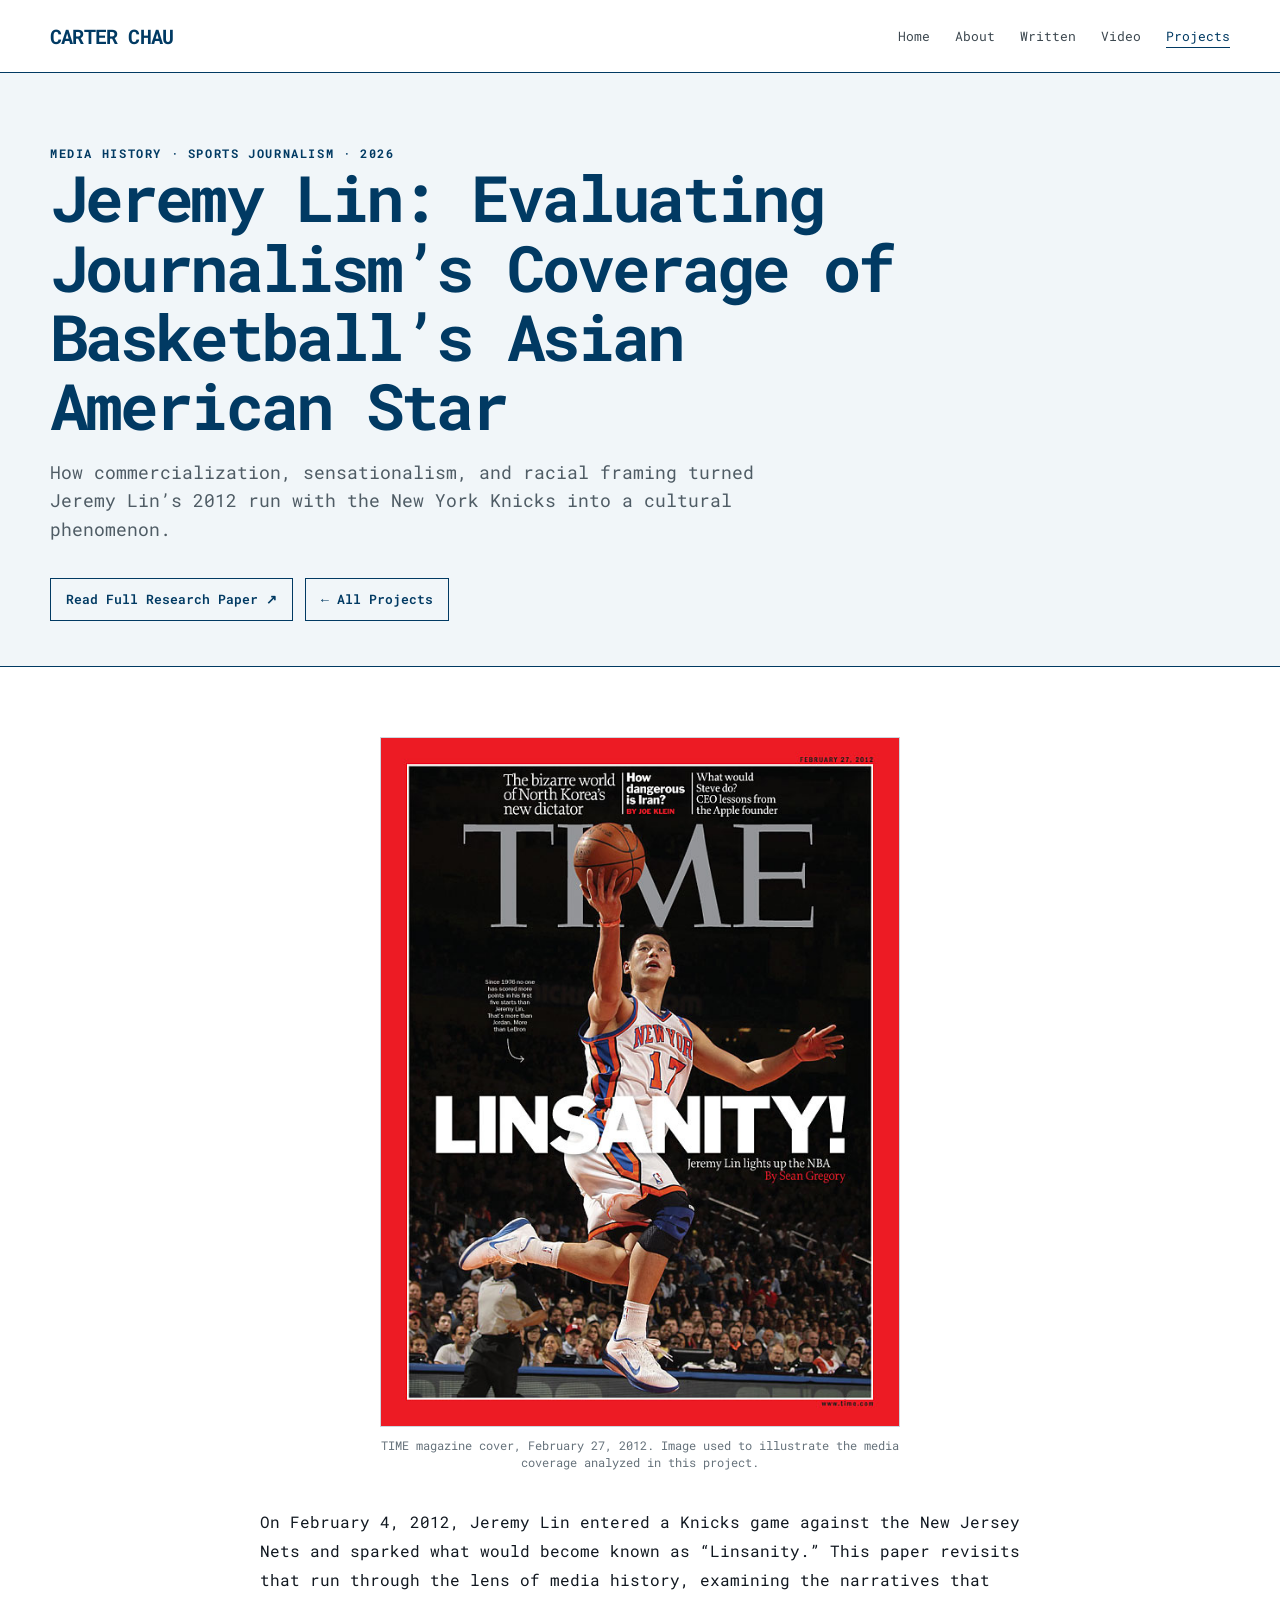
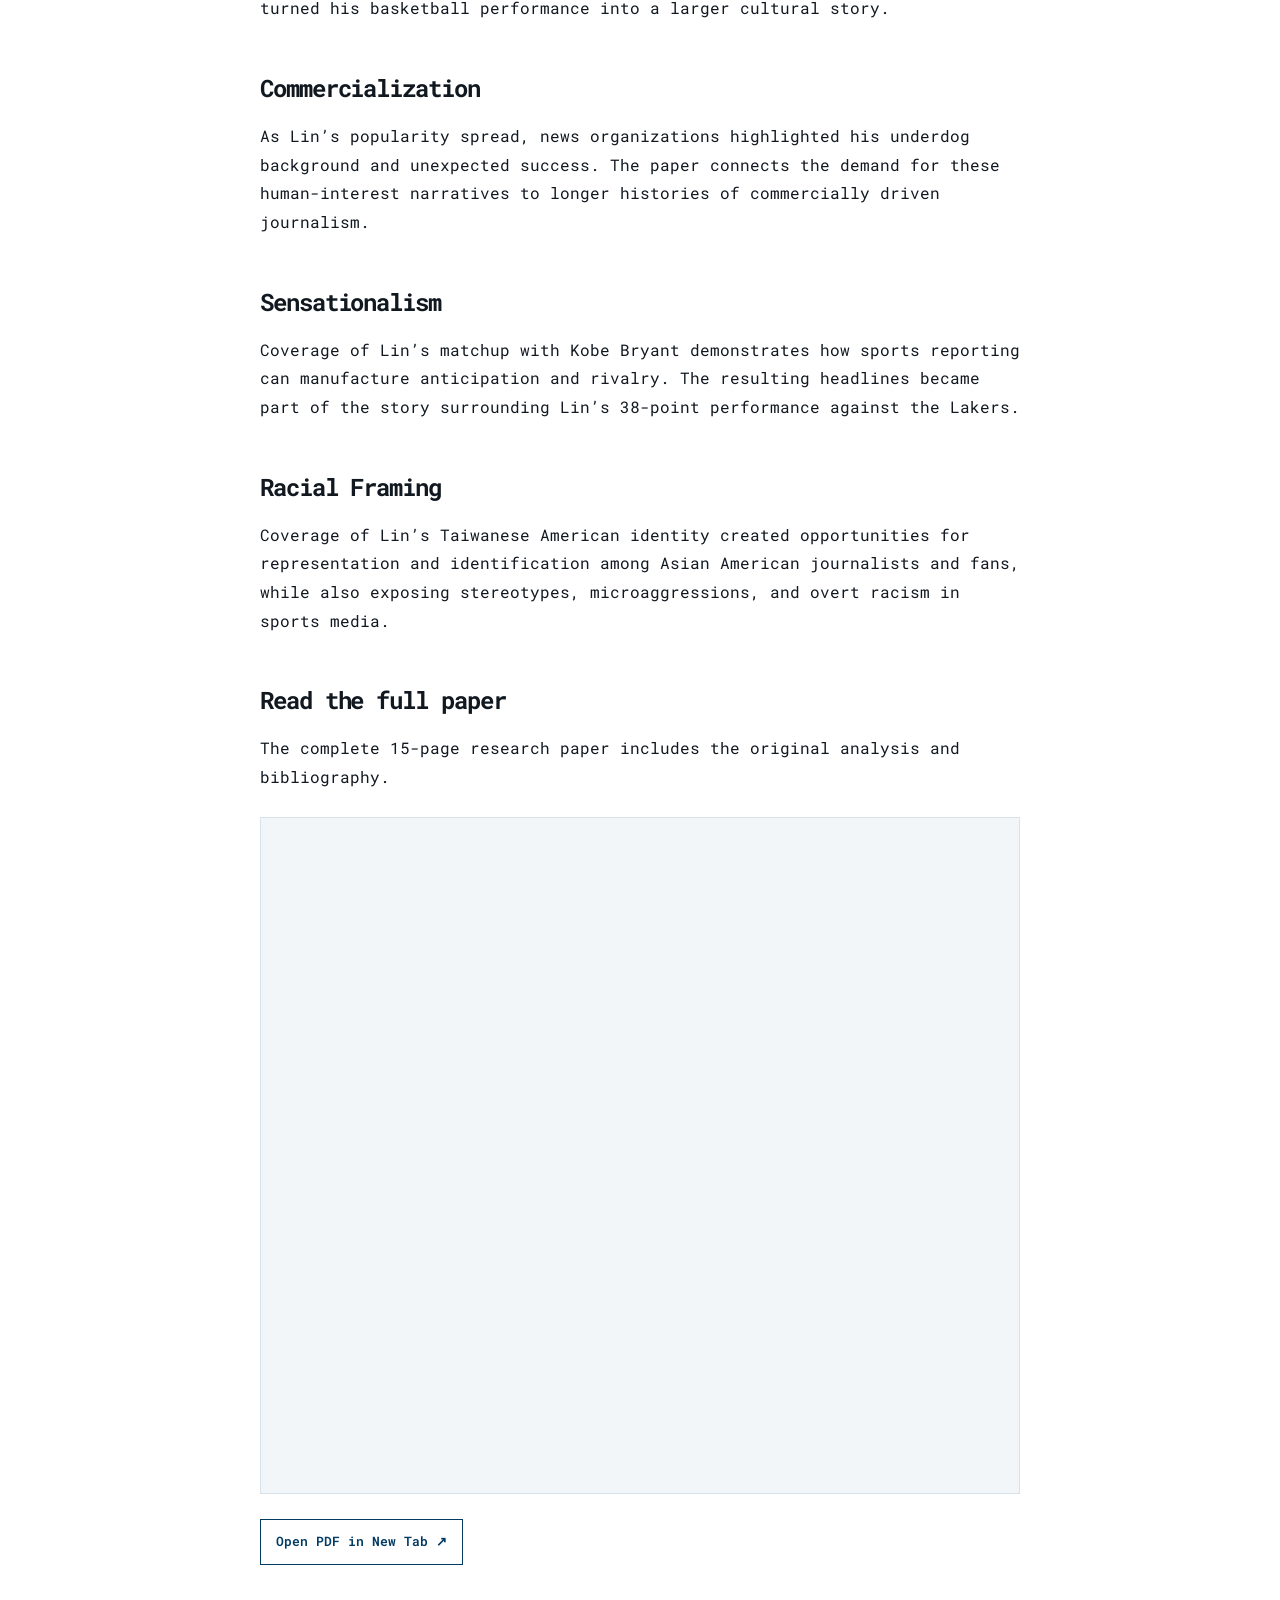
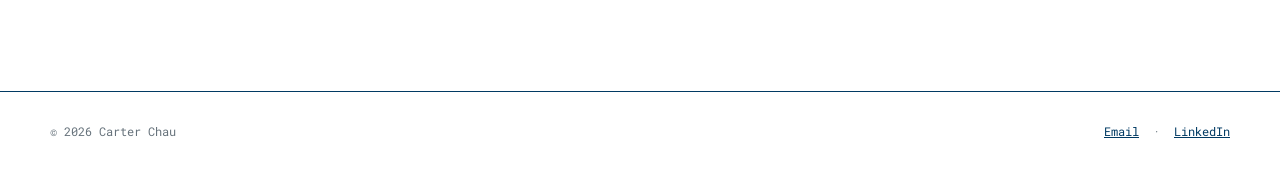
<file: projects/jeremy-lin.html>
<!DOCTYPE html>

<html lang="en"><head><meta charset="utf-8"/><meta content="width=device-width,initial-scale=1" name="viewport"/><meta content="Carter Chau — journalism, research, video and visual storytelling." name="description"/><title>Jeremy Lin Research | Carter Chau</title><link href="https://fonts.googleapis.com" rel="preconnect"/><link crossorigin="" href="https://fonts.gstatic.com" rel="preconnect"/><link href="https://fonts.googleapis.com/css2?family=Roboto+Mono:wght@400;500;600;700&amp;display=swap" rel="stylesheet"/><link href="../style.css" rel="stylesheet"/></head><body><header class="site-header"><div class="wrap nav"><a class="brand" href="../index.html">CARTER CHAU</a><nav aria-label="Primary" class="nav-links"><a class="" href="../index.html">Home</a><a class="" href="../about.html">About</a><a class="" href="../written-work.html">Written</a><a class="" href="../video.html">Video</a><a class="active" href="../projects.html">Projects</a></nav></div></header><main><section class="page-head"><div class="wrap"><div class="eyebrow">Media History · Sports Journalism · 2026</div><h1>Jeremy Lin: Evaluating Journalism’s Coverage of Basketball’s Asian American Star</h1><p class="dek">How commercialization, sensationalism, and racial framing turned Jeremy Lin’s 2012 run with the New York Knicks into a cultural phenomenon.</p><div class="contact-row"><a class="button" href="../assets/jeremy-lin-paper.pdf" rel="noopener noreferrer" target="_blank">Read Full Research Paper ↗</a><a class="button" href="../projects.html">← All Projects</a></div></div></section><article class="article"><div class="article-body"><figure class="lin-feature-image"><img alt="TIME magazine February 27, 2012 Linsanity cover featuring Jeremy Lin" src="../assets/jeremy-lin-time-cover.jpg"/><figcaption>TIME magazine cover, February 27, 2012. Image used to illustrate the media coverage analyzed in this project.</figcaption></figure><p>On February 4, 2012, Jeremy Lin entered a Knicks game against the New Jersey Nets and sparked what would become known as “Linsanity.” This paper revisits that run through the lens of media history, examining the narratives that turned his basketball performance into a larger cultural story.</p><h2>Commercialization</h2><p>As Lin’s popularity spread, news organizations highlighted his underdog background and unexpected success. The paper connects the demand for these human-interest narratives to longer histories of commercially driven journalism.</p><h2>Sensationalism</h2><p>Coverage of Lin’s matchup with Kobe Bryant demonstrates how sports reporting can manufacture anticipation and rivalry. The resulting headlines became part of the story surrounding Lin’s 38-point performance against the Lakers.</p><h2>Racial Framing</h2><p>Coverage of Lin’s Taiwanese American identity created opportunities for representation and identification among Asian American journalists and fans, while also exposing stereotypes, microaggressions, and overt racism in sports media.</p><h2>Read the full paper</h2><p>The complete 15-page research paper includes the original analysis and bibliography.</p><div class="paper-frame"><iframe loading="lazy" src="../assets/jeremy-lin-paper.pdf#view=FitH" title="Jeremy Lin research paper PDF"></iframe></div><p><a class="button" href="../assets/jeremy-lin-paper.pdf" rel="noopener noreferrer" target="_blank">Open PDF in New Tab ↗</a></p></div></article></main><footer class="site-footer"><div class="wrap footer-row"><span>© <span data-year=""></span> Carter Chau</span><span><a href="mailto:carterchau2028@u.northwestern.edu">Email</a>  ·  <a href="https://www.linkedin.com/in/carter-chau-729b9a282" rel="noopener noreferrer" target="_blank">LinkedIn</a></span></div></footer><script src="../script.js"></script></body></html>
</file>
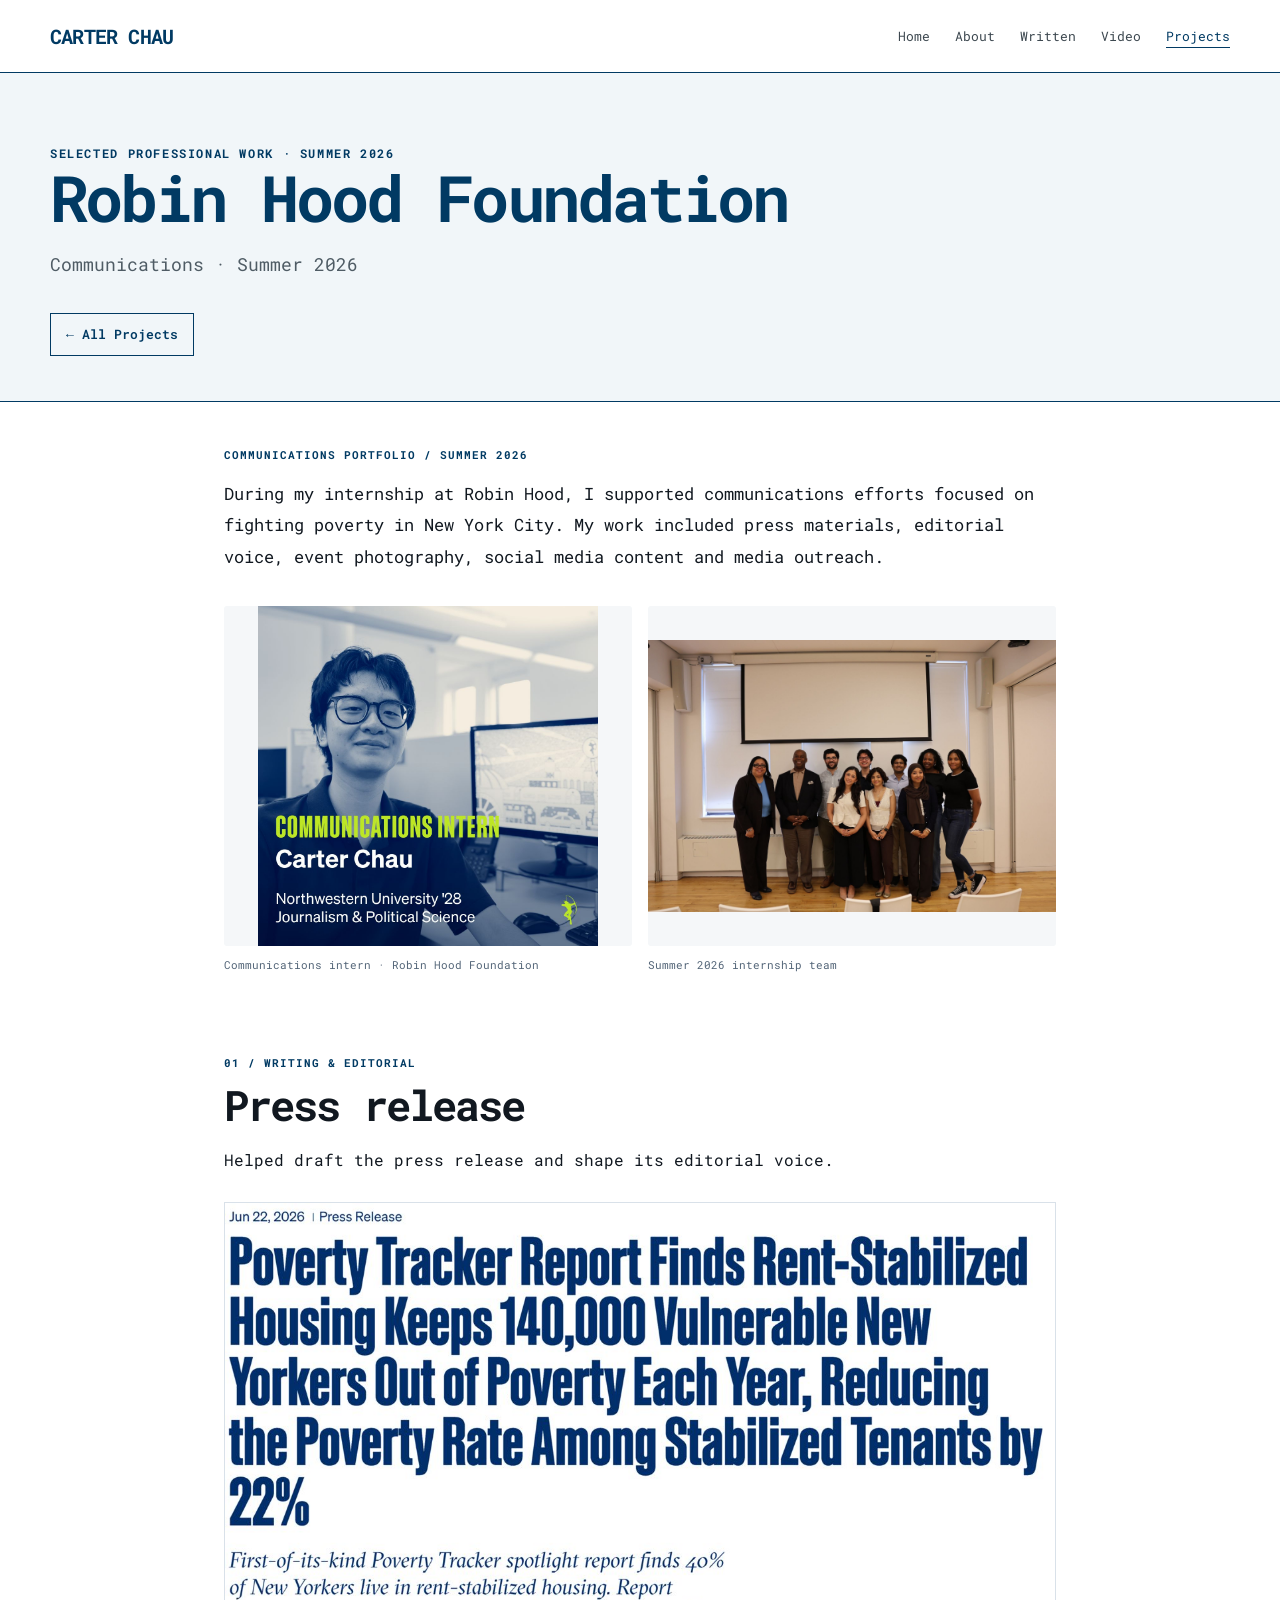
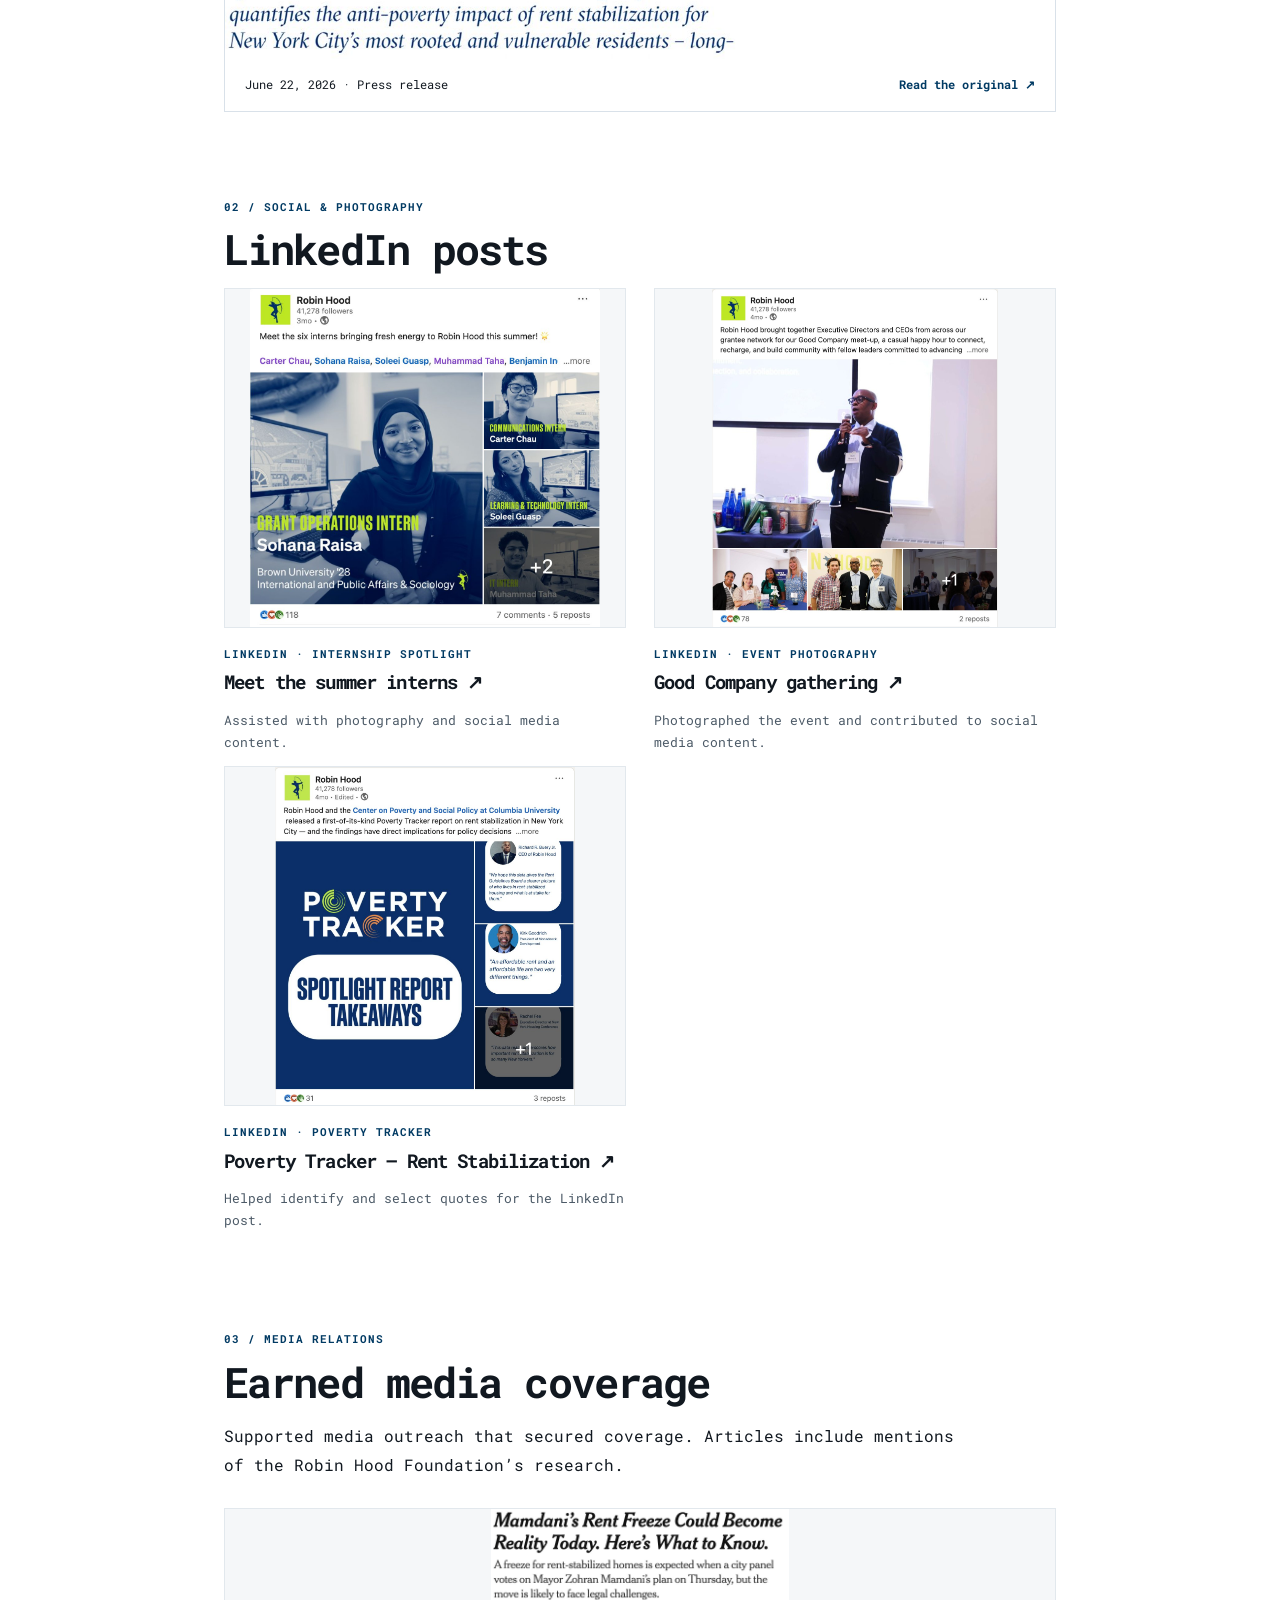
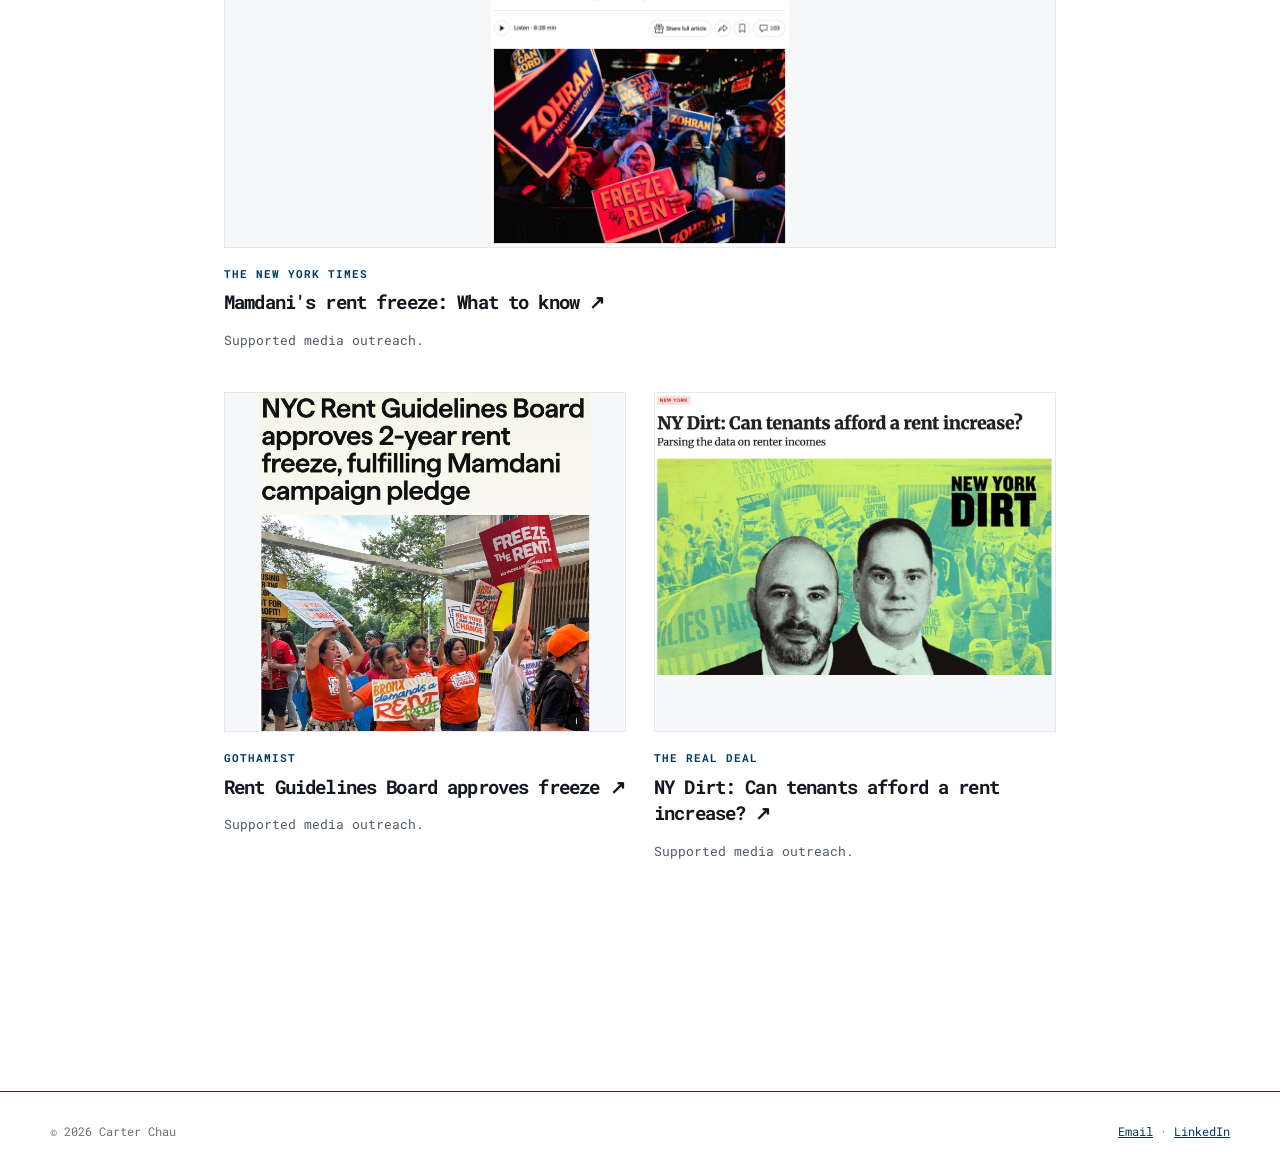
<file: projects/robin-hood.html>
<!DOCTYPE html>

<html lang="en"><head><meta charset="utf-8"/><meta content="width=device-width,initial-scale=1" name="viewport"/><meta content="Carter Chau's Robin Hood Foundation summer 2026 communications portfolio." name="description"/><title>Robin Hood Foundation — Communications Summer 2026 | Carter Chau</title><link href="https://fonts.googleapis.com" rel="preconnect"/><link crossorigin="" href="https://fonts.gstatic.com" rel="preconnect"/><link href="https://fonts.googleapis.com/css2?family=Roboto+Mono:wght@400;500;600;700&amp;display=swap" rel="stylesheet"/><link href="../style.css" rel="stylesheet"/></head><body><header class="site-header"><div class="wrap nav"><a class="brand" href="../index.html">CARTER CHAU</a><nav aria-label="Primary" class="nav-links"><a href="../index.html">Home</a><a href="../about.html">About</a><a href="../written-work.html">Written</a><a href="../video.html">Video</a><a class="active" href="../projects.html">Projects</a></nav></div></header><main><section class="page-head"><div class="wrap"><div class="eyebrow">Selected professional work · Summer 2026</div><h1>Robin Hood Foundation</h1><p class="dek">Communications · Summer 2026</p><div class="contact-row"><a class="button" href="../projects.html">← All Projects</a></div></div></section><div class="rh-container">
<div class="rh-mag-hero"><div class="rh-mag-kicker">COMMUNICATIONS PORTFOLIO / SUMMER 2026</div><p>During my internship at Robin Hood, I supported communications efforts focused on fighting poverty in New York City. My work included press materials, editorial voice, event photography, social media content and media outreach.</p></div>
<div class="rh-mag-photos"><figure><img alt="Carter Chau featured in Robin Hood's summer intern communications materials" src="../assets/robin-hood-cover.jpeg"/><figcaption>Communications intern · Robin Hood Foundation</figcaption></figure><figure><img alt="Robin Hood summer internship group photograph" src="../assets/robin-hood-team.jpeg"/><figcaption>Summer 2026 internship team</figcaption></figure></div>
<section class="rh-mag-section"><div class="rh-mag-label">01 / WRITING &amp; EDITORIAL</div><h2>Press release</h2><p class="rh-mag-section-intro">Helped draft the press release and shape its editorial voice.</p>
<a class="rh-mag-feature" href="https://robinhood.org/news/poverty-tracker-spotlight-report-rent-stabilization/" rel="noopener noreferrer" target="_blank"><img alt="Screenshot of Robin Hood's June 22, 2026 press release about rent-stabilized housing" src="../assets/rh-press-release-verified-20261029.jpg"/><span>June 22, 2026 · Press release <strong>Read the original ↗</strong></span></a></section>
<section class="rh-mag-section"><div class="rh-mag-label">02 / SOCIAL &amp; PHOTOGRAPHY</div><h2>LinkedIn posts</h2>
<div class="rh-mag-duo"><a class="rh-mag-tile" href="https://www.linkedin.com/posts/robin-hood_robinhood-fightingpoverty-nyc-activity-7483233934722637825-uemm" rel="noopener noreferrer" target="_blank"><div class="rh-mag-crop"><img alt="Screenshot of Robin Hood's LinkedIn post introducing its six summer interns" src="../assets/rh-linkedin-interns-verified-20261029.jpg"/></div><span class="rh-mag-type">LINKEDIN · INTERNSHIP SPOTLIGHT</span><h3>Meet the summer interns ↗</h3><p>Assisted with photography and social media content.</p></a><a class="rh-mag-tile" href="https://www.linkedin.com/posts/robin-hood_robin-hood-brought-together-executive-directors-activity-7475637394860384256-uN0_" rel="noopener noreferrer" target="_blank"><div class="rh-mag-crop"><img alt="Screenshot of Robin Hood's Good Company LinkedIn post featuring event photography" src="../assets/rh-linkedin-good-company-verified-20261029.jpg"/></div><span class="rh-mag-type">LINKEDIN · EVENT PHOTOGRAPHY</span><h3>Good Company gathering ↗</h3><p>Photographed the event and contributed to social media content.</p></a></div>
<div class="rh-mag-duo rh-mag-extra"><a class="rh-mag-tile" href="https://lnkd.in/p/eNDgJ-dM" rel="noopener noreferrer" target="_blank"><div class="rh-mag-crop"><img alt="Robin Hood Poverty Tracker LinkedIn post about rent stabilization" src="../assets/rh-linkedin-poverty-verified-20261029.jpg"/></div><span class="rh-mag-type">LINKEDIN · POVERTY TRACKER</span><h3>Poverty Tracker — Rent Stabilization ↗</h3><p>Helped identify and select quotes for the LinkedIn post.</p></a></div></section>
<section class="rh-mag-section"><div class="rh-mag-label">03 / MEDIA RELATIONS</div><h2>Earned media coverage</h2><p class="rh-mag-section-intro">Supported media outreach that secured coverage. Articles include mentions of the Robin Hood Foundation’s research.</p>
<div class="rh-mag-news"><a class="rh-mag-tile rh-mag-lead" href="https://www.nytimes.com/2026/06/25/nyregion/nyc-rent-freeze-what-to-know.html" rel="noopener noreferrer" target="_blank"><div class="rh-mag-crop"><img alt="Screenshot of The New York Times article about a proposed rent freeze" src="../assets/rh-nyt.jpg?v=20261029b"/></div><span class="rh-mag-type">THE NEW YORK TIMES</span><h3>Mamdani's rent freeze: What to know ↗</h3><p>Supported media outreach.</p></a><a class="rh-mag-tile" href="https://gothamist.com/news/nyc-rent-guidelines-board-approves-2-year-rent-freeze-fulfilling-mamdani-campaign-pledge" rel="noopener noreferrer" target="_blank"><div class="rh-mag-crop"><img alt="Screenshot of Gothamist's report on a two-year rent freeze" src="../assets/rh-gothamist-verified-20261029.jpg"/></div><span class="rh-mag-type">GOTHAMIST</span><h3>Rent Guidelines Board approves freeze ↗</h3><p>Supported media outreach.</p></a><a class="rh-mag-tile" href="https://therealdeal.com/new-york/2026/08/21/ny-dirt-can-tenants-afford-a-rent-increase/" rel="noopener noreferrer" target="_blank"><div class="rh-mag-crop"><img alt="Screenshot of an article discussing the Poverty Tracker's rent stabilization research" src="../assets/rh-rent-report-verified-20261029.jpg"/></div><span class="rh-mag-type">THE REAL DEAL</span><h3>NY Dirt: Can tenants afford a rent increase? ↗</h3><p>Supported media outreach.</p></a></div></section>
</div></main><footer class="site-footer"><div class="wrap footer-row"><span>© <span data-year=""></span> Carter Chau</span><span><a href="mailto:carterchau2028@u.northwestern.edu">Email</a> · <a href="https://www.linkedin.com/in/carter-chau-729b9a282" rel="noopener noreferrer" target="_blank">LinkedIn</a></span></div></footer><script src="../script.js"></script></body></html>
</file>
<file: style.css>
:root{--blue:#013A63;--blue2:#02578f;--ink:#111820;--muted:#66727b;--line:#ccd7df;--paper:#fff;--wash:#f1f6f9;--max:1180px}*{box-sizing:border-box}html{scroll-behavior:smooth}body{margin:0;background:var(--paper);color:var(--ink);font-family:'Roboto Mono',monospace;line-height:1.6}a{color:inherit}.wrap{width:min(calc(100% - 48px),var(--max));margin:auto}.site-header{border-bottom:1px solid var(--blue);background:#fff;position:sticky;top:0;z-index:10}.nav{min-height:72px;display:flex;align-items:center;justify-content:space-between;gap:30px}.brand{font-weight:700;letter-spacing:-.04em;text-decoration:none;color:var(--blue);font-size:1.25rem}.nav-links{display:flex;gap:25px;flex-wrap:wrap}.nav-links a{text-decoration:none;font-size:.82rem;color:#3d4850}.nav-links a:hover,.nav-links a.active{color:var(--blue);text-decoration:underline;text-underline-offset:6px}main{min-height:70vh}.eyebrow{text-transform:uppercase;letter-spacing:.14em;font-size:.72rem;font-weight:700;color:var(--blue)}h1,h2,h3{font-family:'Roboto Mono',monospace;line-height:1.08;margin-top:0;letter-spacing:-.045em}h1{font-size:clamp(2.7rem,6vw,5.3rem);max-width:900px;margin-bottom:25px;font-weight:700}h2{font-size:clamp(2rem,4vw,3.1rem);font-weight:700}h3{font-size:1.35rem}.hero{padding:96px 0 80px;background:var(--wash)}.dek{font-size:1.12rem;color:#4f5c65;max-width:720px}.section{padding:70px 0;border-top:1px solid var(--blue)}.section-head{display:flex;justify-content:space-between;gap:25px;align-items:end;margin-bottom:35px}.section-head p{max-width:560px;color:var(--muted);margin:0}.text-link{color:var(--blue);font-weight:700;text-decoration:none}.work-list{border-top:2px solid var(--blue)}.work-item{display:grid;grid-template-columns:150px 1fr auto;gap:28px;padding:28px 0;border-bottom:1px solid var(--line);text-decoration:none;align-items:start}.work-item:hover h3{color:var(--blue)}.meta{font-size:.72rem;text-transform:uppercase;letter-spacing:.08em;color:var(--blue)}.work-item h3{margin:0 0 8px}.work-item p{margin:0;color:var(--muted);max-width:720px}.arrow{color:var(--blue);font-size:1.3rem}.prose{font-size:1.03rem;max-width:820px}.prose p{margin:0 0 1.5em}.contact-row{display:flex;gap:12px;flex-wrap:wrap;margin-top:34px}.button{display:inline-block;border:1px solid var(--blue);color:var(--blue);padding:10px 15px;text-decoration:none;font-size:.82rem;font-weight:600}.button:hover{background:var(--blue);color:#fff}.page-head{padding:72px 0 45px;border-bottom:1px solid var(--blue);background:var(--wash)}.page-head h1{font-size:clamp(2.6rem,5vw,4.5rem);margin-bottom:15px;color:var(--blue)}.grid2{display:grid;grid-template-columns:1fr 1fr;gap:34px}.project-card{border-top:4px solid var(--blue);padding-top:20px}.project-card img{width:100%;display:block;margin-bottom:20px;border:1px solid var(--line)}.project-card p{color:var(--muted)}.video-grid{display:grid;grid-template-columns:1.6fr .8fr;gap:38px;align-items:start}.video-frame{width:100%;aspect-ratio:16/9;border:0;background:#111}.short-frame{width:100%;aspect-ratio:9/16;border:0;background:#111;max-height:700px}.article{max-width:760px;margin:0 auto;padding:70px 0}.article h1{font-size:clamp(2.5rem,5vw,4.3rem);color:var(--blue)}.article .byline{border-top:1px solid var(--blue);border-bottom:1px solid var(--blue);padding:15px 0;margin:28px 0 40px;color:var(--muted)}.article-body{font-size:1rem;line-height:1.8}.article-body h2{font-size:1.5rem;margin-top:2.2em}.article-body blockquote{margin:1.5em 0;padding-left:22px;border-left:3px solid var(--blue);font-style:italic}.viz{margin:40px 0}.viz img{width:100%;border:1px solid var(--line)}.viz figcaption{font-size:.8rem;color:var(--muted);margin-top:8px}.site-footer{border-top:1px solid var(--blue);padding:30px 0;margin-top:40px}.footer-row{display:flex;justify-content:space-between;gap:20px;flex-wrap:wrap;color:var(--muted);font-size:.78rem}.footer-row a{color:var(--blue)}
/* Home */.home-page{background:var(--blue);color:#fff}.home-page main{background:#fff;color:var(--ink)}.home-hero{padding:42px 0 48px;background:var(--blue);color:#fff}.home-hero-grid{display:grid;grid-template-columns:minmax(300px,.78fr) 1.22fr;gap:clamp(35px,6vw,90px);align-items:center;min-height:70vh}.home-photo-wrap{height:min(68vh,720px);min-height:480px;overflow:hidden;background:#dce6ed}.home-headshot{width:100%;height:100%;display:block;object-fit:cover;object-position:center 22%}.home-name h1{font-size:clamp(5rem,10vw,10.5rem);line-height:.78;letter-spacing:-.09em;margin:18px 0 38px;color:#fff}.home-name h1 span{display:block}.home-kicker{text-transform:uppercase;letter-spacing:.12em;font-size:.76rem;font-weight:600;margin:0;color:#c7ddeb}.home-intro{font-size:clamp(.9rem,1.25vw,1.08rem);max-width:620px;margin:0;color:#dceaf3}.home-index{background:#fff}.home-index .wrap{border-top:1px solid var(--blue)}.home-index a{display:grid;grid-template-columns:70px 1fr auto;align-items:center;gap:20px;min-height:128px;border-bottom:1px solid var(--blue);text-decoration:none;color:var(--blue);transition:background .18s ease,color .18s ease,padding .18s ease}.home-index a:hover{background:var(--blue);color:#fff;padding-left:22px;padding-right:22px}.index-num{font-size:.72rem;align-self:start;padding-top:28px}.index-title{font-size:clamp(2.1rem,5vw,5rem);font-weight:700;letter-spacing:-.06em;line-height:1}.index-arrow{font-size:2rem}.home-footer{margin-top:0;background:var(--blue);border-top:0;color:#dceaf3}.home-footer .footer-row,.home-footer a{color:#dceaf3}
/* About */.about-intro{padding:82px 0 76px;background:var(--wash);border-bottom:1px solid var(--blue)}.about-copy{display:grid;grid-template-columns:minmax(180px,.45fr) 1fr;column-gap:70px}.about-copy .eyebrow{grid-column:1}.about-copy h1{grid-column:1;margin-top:10px;color:var(--blue);font-size:clamp(3rem,6vw,5.7rem)}.about-copy .prose,.about-copy .contact-row{grid-column:2}.about-copy .prose{grid-row:1 / span 2;padding-top:3px}.about-life{padding:72px 0 90px}.collage-heading{display:flex;align-items:center;gap:22px;margin-bottom:35px}.collage-rule{height:1px;background:var(--blue);flex:1}.photo-collage{display:grid;grid-template-columns:1.05fr .95fr 1.15fr;grid-template-rows:340px 390px;gap:18px}.collage-photo{margin:0;overflow:hidden;background:var(--wash)}.collage-photo img{width:100%;height:100%;object-fit:cover;display:block;transition:transform .35s ease}.collage-photo:hover img{transform:scale(1.018)}.collage-a{grid-column:1;grid-row:1 / span 2}.collage-a img{object-position:center 28%}.collage-b{grid-column:2 / span 2;grid-row:1}.collage-b img{object-position:center 45%}.collage-c{grid-column:2;grid-row:2}.collage-c img{object-position:center 35%}.collage-d{grid-column:3;grid-row:2}.collage-d img{object-position:center 35%}
@media(max-width:800px){.wrap{width:min(calc(100% - 28px),var(--max))}.nav{align-items:flex-start;padding:18px 0;flex-direction:column;gap:12px}.site-header{position:static}.nav-links{gap:14px 18px}.hero{padding:65px 0}.work-item{grid-template-columns:1fr;gap:8px}.arrow{display:none}.grid2,.video-grid{grid-template-columns:1fr;gap:38px}.section-head{display:block}.section-head p{margin-top:12px}.short-frame{max-width:390px}.home-hero{padding:28px 0 38px}.home-hero-grid{grid-template-columns:1fr;gap:28px;min-height:auto}.home-photo-wrap{height:55vh;min-height:390px}.home-name h1{font-size:clamp(4.2rem,20vw,7rem);margin:15px 0 26px}.home-index a{grid-template-columns:42px 1fr auto;min-height:100px}.index-num{padding-top:20px}.about-copy{display:block}.about-copy .prose{padding-top:10px}.photo-collage{grid-template-columns:1fr 1fr;grid-template-rows:390px 240px 340px}.collage-a{grid-column:1;grid-row:1}.collage-b{grid-column:1 / span 2;grid-row:2}.collage-c{grid-column:2;grid-row:1}.collage-d{grid-column:1 / span 2;grid-row:3}}
@media(max-width:520px){.photo-collage{display:flex;flex-direction:column}.collage-photo{height:330px}.collage-b{height:220px}.home-index a:hover{padding-left:10px;padding-right:10px}.index-title{font-size:2rem}.about-intro{padding:55px 0}}

/* Jeremy Lin research feature */
.lin-preview{display:flex;flex-direction:column;justify-content:space-between;min-height:230px;padding:25px;background:#013a63;color:#fff;text-decoration:none;overflow:hidden;transition:background .2s ease}.lin-preview:hover{background:#075789;color:#fff}.lin-preview-small,.lin-preview-bottom{font-size:11px;letter-spacing:.12em;font-weight:600}.lin-preview strong{font-size:clamp(36px,5vw,66px);line-height:1;font-weight:700;letter-spacing:-.08em}.lin-preview-dot{color:#a7c5e4}.paper-frame{border:1px solid #d9e2eb;background:#f3f6f9;margin:25px 0}.paper-frame iframe{display:block;width:100%;height:min(75vh,850px);border:0}@media(max-width:600px){.lin-preview{min-height:190px}.paper-frame iframe{height:520px}}

/* Jeremy Lin TIME cover project feature */
.lin-cover-link{display:block;text-decoration:none;background:#013a63;text-align:center;padding:18px;margin-bottom:18px}.lin-cover-link img{display:block;width:auto;max-width:100%;height:380px;object-fit:contain;margin:0 auto;border:0}.lin-cover-link:hover{background:#02578f}.lin-feature-image{margin:0 auto 36px;max-width:520px;text-align:center}.lin-feature-image img{display:block;max-width:100%;height:auto;margin:0 auto;border:1px solid #ccd7df}.lin-feature-image figcaption{margin-top:10px;color:#66727b;font-size:.73rem;line-height:1.5}@media(max-width:600px){.lin-cover-link img{height:290px}}

/* Robin Hood communications portfolio */
.rh-cover-link{display:block;overflow:hidden;background:#f1f6f9;margin-bottom:18px}.rh-cover-link img{height:360px;width:100%;object-fit:cover;object-position:center 35%;margin:0;transition:transform .2s ease}.rh-cover-link:hover img{transform:scale(1.02)}.rh-container{max-width:880px;width:min(calc(100% - 48px),880px);margin:0 auto;padding:55px 0 25px}.rh-hero{margin:0 0 55px}.rh-hero img{display:block;width:100%;height:auto;max-height:650px;object-fit:contain;background:#f1f6f9}.rh-intro{margin-bottom:65px}.rh-intro p,.rh-note{color:#4f5c65;line-height:1.85}.rh-section{border-top:2px solid var(--blue);padding:38px 0 48px}.rh-section h2{font-size:clamp(1.7rem,3.8vw,2.7rem);margin:12px 0 24px}.rh-entry{padding:23px 0;border-bottom:1px solid var(--line)}.rh-entry h3{margin:10px 0 12px;font-size:1.2rem;line-height:1.4}.rh-entry p{color:var(--muted);margin:0 0 14px}.rh-entry .text-link{font-size:.88rem}@media(max-width:600px){.rh-container{width:calc(100% - 28px)}.rh-cover-link img{height:300px}}

/* Robin Hood visual case study — editorial preview cards, not article screenshots */
.rh-gallery{display:grid;grid-template-columns:repeat(2,minmax(0,1fr));gap:25px;margin-top:30px}.rh-visual-card{min-width:0}.rh-visual-card .rh-entry{padding:18px 0 26px}.rh-preview{display:flex;flex-direction:column;min-height:285px;padding:24px;text-decoration:none;position:relative;overflow:hidden;border:1px solid var(--line);transition:transform .2s ease,box-shadow .2s ease}.rh-preview:hover{transform:translateY(-3px);box-shadow:0 12px 28px rgba(1,58,99,.13)}.rh-preview-release{background:#013a63;color:white}.rh-preview-social{background:#eaf2f7;color:#013a63}.rh-preview-press{background:#f7f7f4;color:#172c3a}.rh-preview-top,.rh-preview-kicker,.rh-preview-bottom{font-size:.66rem;letter-spacing:.11em;font-weight:700}.rh-preview-brand{font-size:clamp(2rem,4vw,3.4rem);font-weight:700;line-height:1.1;letter-spacing:-.07em;margin:20px 0 12px}.rh-preview-social .rh-preview-brand{background:#013a63;color:white;width:49px;height:49px;display:flex;align-items:center;justify-content:center;border-radius:6px;font-size:1.9rem;letter-spacing:-.06em}.rh-preview-kicker{opacity:.7}.rh-preview-headline{font-size:clamp(1rem,1.7vw,1.35rem);font-weight:700;letter-spacing:-.04em;line-height:1.35;margin:13px 0 25px;overflow-wrap:anywhere}.rh-preview-bottom{margin-top:auto;border-top:1px solid currentColor;padding-top:12px}.rh-preview-note{font-size:.72rem;color:var(--muted);margin:-15px 0 30px}.rh-gallery .rh-entry h3{font-size:1.04rem}.rh-gallery .rh-entry p{font-size:.85rem}.rh-section .rh-note{max-width:760px}@media(max-width:650px){.rh-gallery{grid-template-columns:1fr;gap:18px}.rh-preview{min-height:255px}.rh-preview-brand{font-size:2.7rem}}

/* Portfolio refresh: paired internship imagery */
.rh-photo-pair{display:grid;grid-template-columns:minmax(0,0.85fr) minmax(0,1.15fr);gap:18px;margin:22px 0 36px;align-items:start}
.rh-photo-pair figure{margin:0}
.rh-photo-pair img{display:block;width:100%;height:360px;object-fit:cover;border-radius:8px}
.rh-photo-pair figure:first-child img{object-position:center 30%}
.rh-photo-pair figcaption{font-size:12px;line-height:1.6;opacity:.7;margin-top:9px}
@media(max-width:720px){.rh-photo-pair{grid-template-columns:1fr}.rh-photo-pair img{height:auto;max-height:490px;object-fit:contain}}


/* Robin Hood editorial magazine showcase */
.rh-container{max-width:1080px;margin:0 auto;padding:34px 24px 90px}
.rh-mag-hero{max-width:850px;margin:10px 0 34px}.rh-mag-kicker,.rh-mag-label,.rh-mag-type{font-size:11px;letter-spacing:.09em;font-weight:700;color:#013a63}.rh-mag-hero p{font-size:17px;line-height:1.85;margin:14px 0 0}
.rh-mag-photos{display:grid;grid-template-columns:1fr 1fr;gap:16px;margin-bottom:80px;align-items:start}.rh-mag-photos figure{margin:0}.rh-mag-photos img{width:100%;height:340px;object-fit:cover;display:block;border-radius:3px}.rh-mag-photos figcaption{font-size:11px;color:#526477;margin-top:10px}
.rh-mag-section{margin:0 0 86px}.rh-mag-section h2{font-size:clamp(27px,4vw,42px);line-height:1.15;margin:10px 0 14px}.rh-mag-section-intro{max-width:740px;line-height:1.8;margin-bottom:28px}.rh-mag-feature{display:block;text-decoration:none;color:inherit;overflow:hidden;border:1px solid #d9e1e9}.rh-mag-feature img{display:block;width:100%;max-height:440px;object-fit:cover;object-position:top}.rh-mag-feature span{display:flex;justify-content:space-between;gap:16px;padding:16px 20px;font-size:12px}.rh-mag-feature strong{color:#013a63}
.rh-mag-duo,.rh-mag-news{display:grid;grid-template-columns:repeat(2,minmax(0,1fr));gap:28px}.rh-mag-tile{display:block;color:inherit;text-decoration:none;min-width:0}.rh-mag-crop{height:300px;overflow:hidden;background:#f3f6f8;border:1px solid #e2e8ed}.rh-mag-crop img{width:100%;height:100%;object-fit:cover;object-position:top;transition:transform .2s ease}.rh-mag-tile:hover img{transform:scale(1.025)}.rh-mag-type{display:block;margin-top:17px}.rh-mag-tile h3{font-size:19px;line-height:1.4;margin:7px 0}.rh-mag-tile p{font-size:13px;line-height:1.7;color:#4c5a67}.rh-mag-small{font-size:13px;margin-top:25px}.rh-mag-small a{color:#013a63}.rh-mag-news .rh-mag-lead{grid-column:1/-1}.rh-mag-news .rh-mag-lead .rh-mag-crop{height:410px}.rh-cover-link img{object-fit:contain;background:#0d3046}
@media(max-width:650px){.rh-container{padding:22px 18px 60px}.rh-mag-photos,.rh-mag-duo,.rh-mag-news{grid-template-columns:1fr}.rh-mag-photos img{height:auto;max-height:360px;object-fit:contain}.rh-mag-news .rh-mag-lead{grid-column:auto}.rh-mag-crop,.rh-mag-news .rh-mag-lead .rh-mag-crop{height:280px}.rh-mag-section{margin-bottom:60px}.rh-mag-feature span{flex-direction:column}}

/* Align Robin Hood photos and preserve full screenshot previews. */
.rh-mag-photos{grid-template-columns:repeat(2,minmax(0,1fr));align-items:stretch}
.rh-mag-photos figure{display:flex;flex-direction:column;min-width:0}
.rh-mag-photos figure img{height:340px;object-fit:contain;object-position:center center;background:#f5f7f9}
.rh-mag-photos .rh-mag-excerpt{grid-column:1/-1}
.rh-mag-photos .rh-mag-excerpt img{height:300px;object-fit:contain;object-position:center top}
.rh-mag-duo,.rh-mag-news{align-items:start}
.rh-mag-crop,.rh-mag-news .rh-mag-lead .rh-mag-crop{height:340px}
.rh-mag-crop img{object-fit:contain;object-position:center top;background:#f5f7f9}
.rh-mag-feature img{max-height:none;height:auto;object-fit:contain}
@media(max-width:650px){.rh-mag-photos{grid-template-columns:1fr}.rh-mag-photos .rh-mag-excerpt{grid-column:auto}.rh-mag-photos figure img,.rh-mag-photos .rh-mag-excerpt img{height:auto;max-height:420px}.rh-mag-crop,.rh-mag-news .rh-mag-lead .rh-mag-crop{height:300px}}
</file>
